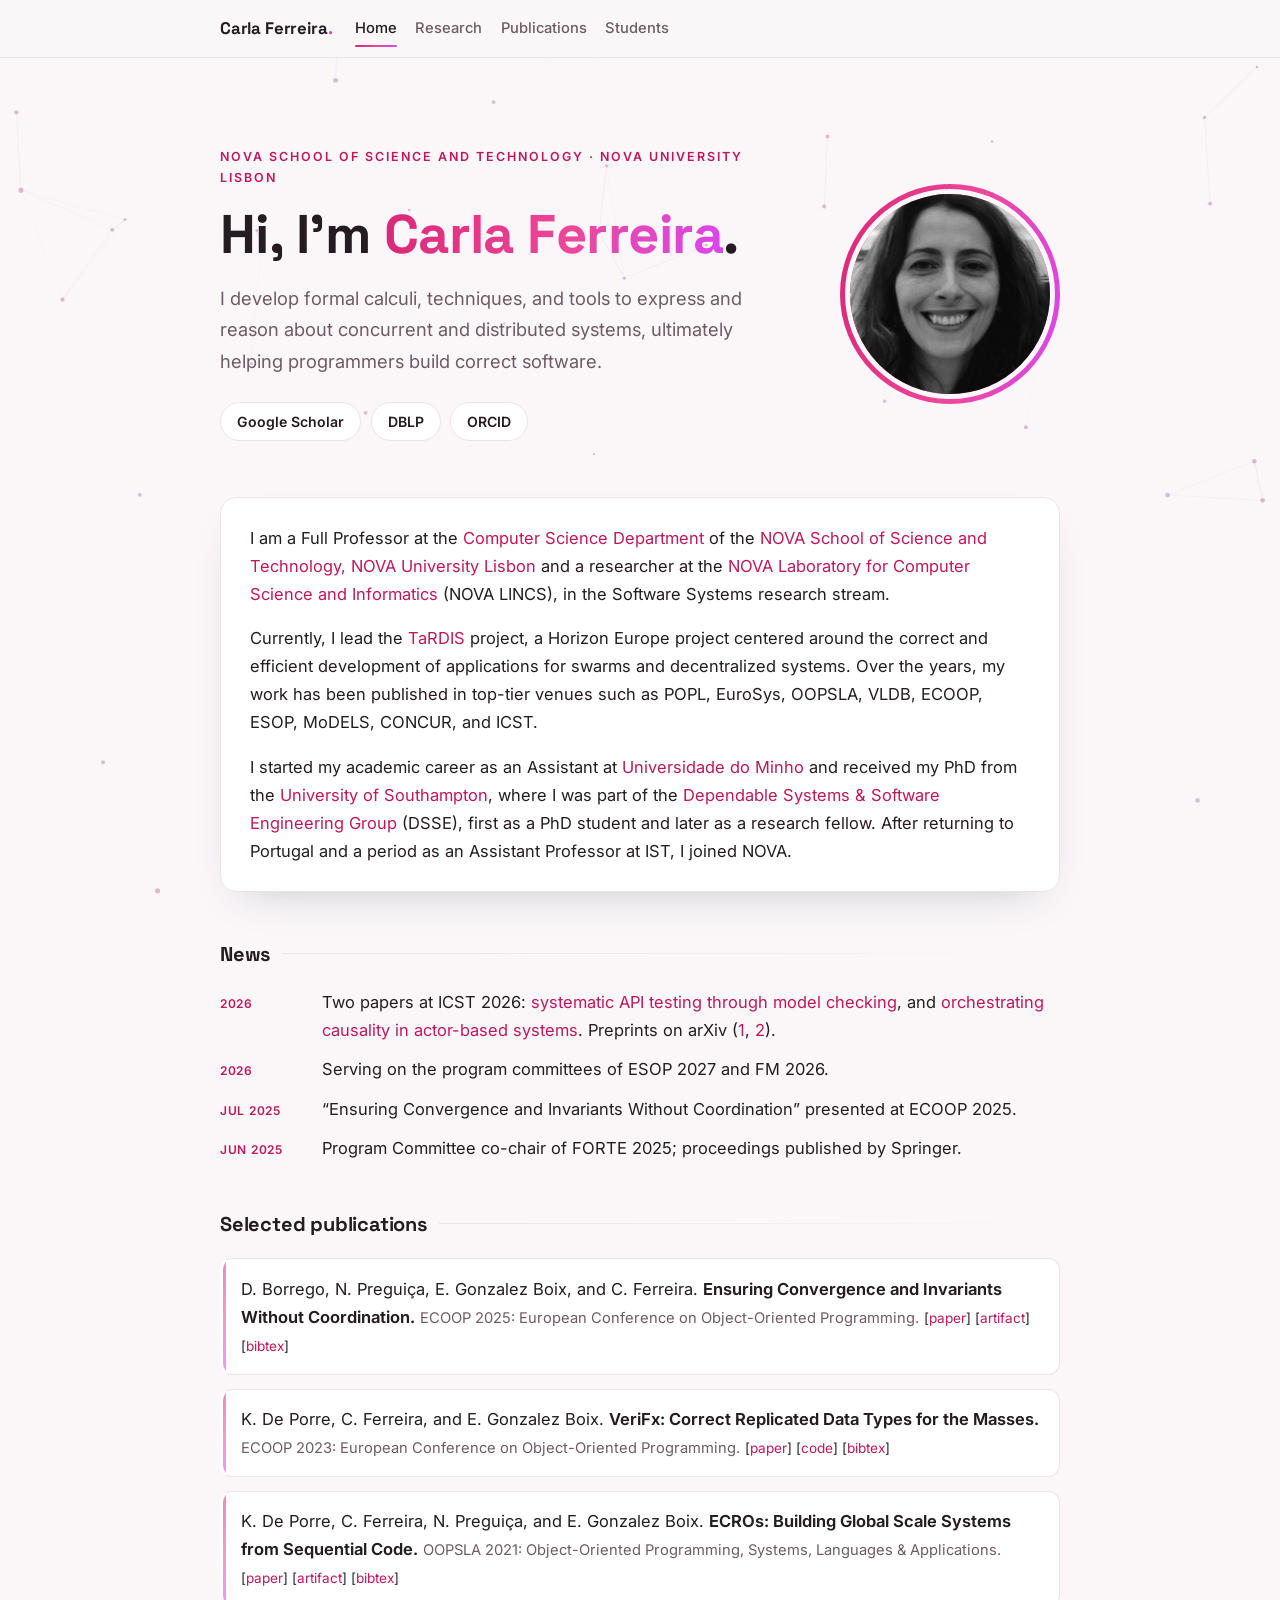
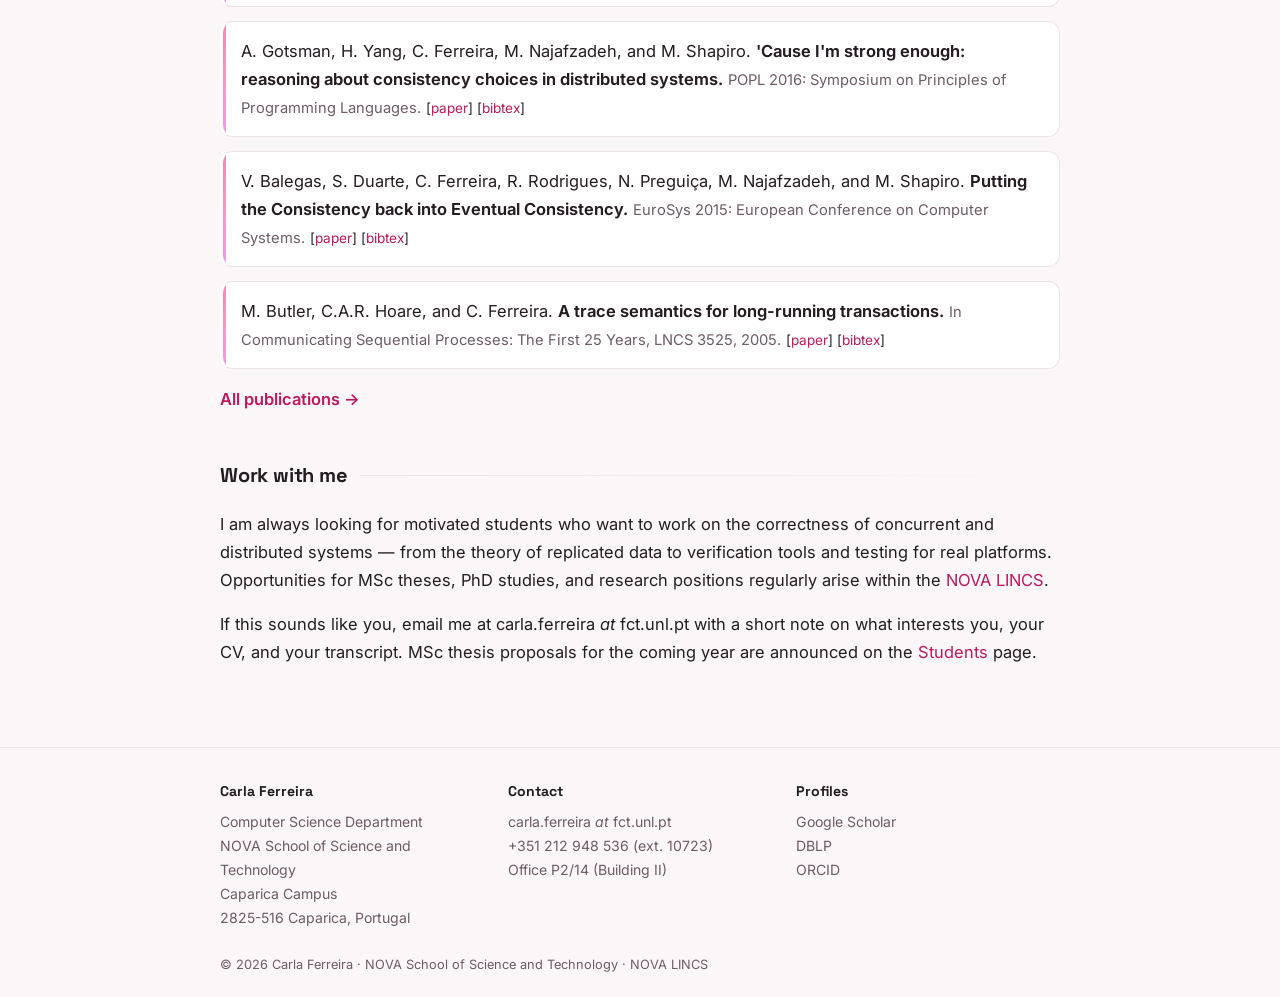
<file: index.html>
<!DOCTYPE html>
<html lang="en">

<head>
  <meta charset="utf-8">
  <meta name="viewport" content="width=device-width, initial-scale=1">
  <title>Carla Ferreira</title>
  <meta name="description"
    content="Carla Ferreira — Full Professor at the Computer Science Department, NOVA School of Science and Technology, NOVA University Lisbon, and researcher at NOVA LINCS.">
  <link rel="preconnect" href="https://fonts.googleapis.com">
  <link rel="preconnect" href="https://fonts.gstatic.com" crossorigin>
  <link
    href="https://fonts.googleapis.com/css2?family=Inter:wght@400;500;600;700&family=Space+Grotesk:wght@500;700&display=swap"
    rel="stylesheet">
  <link rel="canonical" href="https://carlaferreira.github.io/">
  <meta property="og:type" content="website">
  <meta property="og:site_name" content="Carla Ferreira">
  <meta property="og:title" content="Carla Ferreira">
  <meta property="og:description"
    content="Carla Ferreira — Full Professor at the Computer Science Department, NOVA School of Science and Technology, NOVA University Lisbon, and researcher at NOVA LINCS.">
  <meta property="og:url" content="https://carlaferreira.github.io/">
  <meta property="og:image" content="https://carlaferreira.github.io/assets/cf.jpg">
  <meta name="twitter:card" content="summary">
  <link rel="stylesheet" href="style.css">
  <script type="application/ld+json">
  {
    "@context": "https://schema.org",
    "@type": "Person",
    "name": "Carla Ferreira",
    "givenName": "Carla",
    "familyName": "Ferreira",
    "jobTitle": "Full Professor",
    "url": "https://carlaferreira.github.io/",
    "image": "https://carlaferreira.github.io/assets/cf.jpg",
    "affiliation": {
      "@type": "Organization",
      "name": "NOVA School of Science and Technology, NOVA University Lisbon",
      "url": "https://www.fct.unl.pt/"
    },
    "worksFor": {
      "@type": "Organization",
      "name": "NOVA LINCS",
      "url": "https://nova-lincs.di.fct.unl.pt/"
    },
    "knowsAbout": ["Distributed systems", "Replicated data types", "Formal verification",
      "Concurrency theory", "Low-code development"],
    "sameAs": [
      "https://scholar.google.com/citations?user=l7GG8NoAAAAJ",
      "https://dblp.org/pid/13/5457.html",
      "https://orcid.org/0000-0003-3680-7634"
    ]
  }
  </script>
</head>

<body>
  <canvas id="net" aria-hidden="true"></canvas>
  <header>
    <div class="header-inner">
      <a class="site-title" href="index.html">Carla Ferreira<span class="dot">.</span></a>
      <nav>
        <a href="index.html" class="current">Home</a>
        <a href="research.html">Research</a>
        <a href="publications.html">Publications</a>
        <a href="students.html">Students</a>
      </nav>
    </div>
  </header>

  <main>
    <section class="hero">
      <div class="hero-text">
        <p class="kicker">NOVA School of Science and Technology · NOVA University Lisbon</p>
        <h1>Hi, I'm <span class="grad">Carla Ferreira</span>.</h1>
        <p class="lead">I develop formal calculi, techniques, and tools to express and
          reason about concurrent and distributed systems, ultimately helping
          programmers build correct software.</p>
        <div class="links-row">
          <a href="https://scholar.google.com/citations?hl=en&amp;user=l7GG8NoAAAAJ">Google Scholar</a>
          <a href="https://dblp.org/pid/13/5457.html">DBLP</a>
          <a href="https://orcid.org/0000-0003-3680-7634">ORCID</a>
        </div>
      </div>
      <div class="portrait-wrap">
        <img class="portrait" src="assets/cf.jpg" alt="Portrait of Carla Ferreira">
      </div>
    </section>

    <section class="bio">
      <p>I am a Full Professor at the
        <a href="https://www.di.fct.unl.pt/">Computer Science Department</a> of the
        <a href="https://www.fct.unl.pt/">NOVA School of Science and Technology, NOVA University Lisbon</a> and a
        researcher at the
        <a href="https://nova-lincs.di.fct.unl.pt/">NOVA Laboratory for Computer Science and Informatics</a>
        (NOVA LINCS), in the Software Systems research stream.
      </p>
      <p>Currently, I lead the <a href="https://www.project-tardis.eu">TaRDIS</a> project,
        a Horizon Europe project centered around the correct and efficient development of
        applications for swarms and decentralized systems. Over the years, my work has been
        published in top-tier venues such as POPL, EuroSys, OOPSLA, VLDB, ECOOP, ESOP,
        MoDELS, CONCUR, and ICST.</p>
      <p>I started my academic career as an Assistant at
        <a href="https://www.uminho.pt/">Universidade do Minho</a> and received my PhD from the
        <a href="https://www.soton.ac.uk/">University of Southampton</a>, where I was part of the
        <a href="https://www.southampton.ac.uk/research/groups/cyber-physical-systems">Dependable Systems &amp; Software
          Engineering Group</a>
        (DSSE), first as a PhD student and later as a research fellow. After returning to
        Portugal and a period as an Assistant Professor at IST, I joined NOVA.
      </p>
    </section>

    <section>
      <h2>News</h2>
      <ul class="news">
        <li><span class="news-date">2026</span>
          <span>Two papers at ICST 2026:
            <a href="https://doi.org/10.1109/ICST69053.2026.00060">systematic API testing through
              model checking</a>, and
            <a href="https://doi.org/10.1109/ICST69053.2026.00065">orchestrating causality in
              actor-based systems</a>. Preprints on arXiv
            (<a href="https://arxiv.org/abs/2604.08633">1</a>,
            <a href="https://arxiv.org/abs/2603.17909">2</a>).</span>
        </li>
        <li><span class="news-date">2026</span>
          <span>Serving on the program committees of ESOP 2027 and FM 2026.</span>
        </li>
        <li><span class="news-date">Jul 2025</span>
          <span>“Ensuring Convergence and Invariants Without Coordination” presented at
            ECOOP 2025.</span>
        </li>
        <li><span class="news-date">Jun 2025</span>
          <span>Program Committee co-chair of FORTE 2025; proceedings published by
            Springer.</span>
        </li>
      </ul>
    </section>

    <section>
      <h2>Selected publications</h2>
      <ul class="pubs">
        <li>D. Borrego, N. Preguiça, E. Gonzalez Boix, and C. Ferreira.
          <span class="title">Ensuring Convergence and Invariants Without Coordination.</span>
          <span class="venue">ECOOP 2025: European Conference on Object-Oriented Programming.</span>
          <span class="pub-links">[<a href="https://doi.org/10.4230/LIPIcs.ECOOP.2025.4">paper</a>] [<a
              href="https://doi.org/10.4230/DARTS.11.2.1">artifact</a>] [<a
              href="bibtex/Borrego25.bib">bibtex</a>]</span>
        </li>
        <li>K. De Porre, C. Ferreira, and E. Gonzalez Boix.
          <span class="title">VeriFx: Correct Replicated Data Types for the Masses.</span>
          <span class="venue">ECOOP 2023: European Conference on Object-Oriented Programming.</span>
          <span class="pub-links">[<a href="https://doi.org/10.4230/LIPIcs.ECOOP.2023.9">paper</a>] [<a
              href="https://github.com/verifx-prover/verifx">code</a>] [<a
              href="bibtex/Porre0B23.bib">bibtex</a>]</span>
        </li>
        <li>K. De Porre, C. Ferreira, N. Preguiça, and E. Gonzalez Boix.
          <span class="title">ECROs: Building Global Scale Systems from Sequential Code.</span>
          <span class="venue">OOPSLA 2021: Object-Oriented Programming, Systems, Languages &amp; Applications.</span>
          <span class="pub-links">[<a href="https://doi.org/10.1145/3485484">paper</a>] [<a
              href="https://doi.org/10.5281/zenodo.5510036">artifact</a>] [<a
              href="bibtex/PorreFPB21.bib">bibtex</a>]</span>
        </li>
        <li>A. Gotsman, H. Yang, C. Ferreira, M. Najafzadeh, and M. Shapiro.
          <span class="title">'Cause I'm strong enough: reasoning about consistency choices in distributed
            systems.</span>
          <span class="venue">POPL 2016: Symposium on Principles of Programming Languages.</span>
          <span class="pub-links">[<a href="https://doi.org/10.1145/2914770.2837625">paper</a>] [<a
              href="bibtex/GotsmanYFNS16.bib">bibtex</a>]</span>
        </li>
        <li>V. Balegas, S. Duarte, C. Ferreira, R. Rodrigues, N. Preguiça, M. Najafzadeh, and M. Shapiro.
          <span class="title">Putting the Consistency back into Eventual Consistency.</span>
          <span class="venue">EuroSys 2015: European Conference on Computer Systems.</span>
          <span class="pub-links">[<a href="https://dl.acm.org/doi/10.1145/2741948.2741972">paper</a>] [<a
              href="bibtex/Balegas15b.bib">bibtex</a>]</span>
        </li>
        <li>M. Butler, C.A.R. Hoare, and C. Ferreira.
          <span class="title">A trace semantics for long-running transactions.</span>
          <span class="venue">In Communicating Sequential Processes: The First 25 Years, LNCS 3525, 2005.</span>
          <span class="pub-links">[<a href="https://link.springer.com/chapter/10.1007%2F11423348_8">paper</a>] [<a
              href="bibtex/Butler05b.bib">bibtex</a>]</span>
        </li>
      </ul>
      <a class="more-link" href="publications.html">All publications →</a>
    </section>

    <section>
      <h2>Work with me</h2>
      <p>I am always looking for motivated students who want to work on the correctness of
        concurrent and distributed systems — from the theory of replicated data to
        verification tools and testing for real platforms. Opportunities for MSc theses,
        PhD studies, and research positions regularly arise within the
        <a href="https://nova-lincs.di.fct.unl.pt/">NOVA LINCS</a>.
      </p>
      <p>If this sounds like you, email me at carla.ferreira <em>at</em> fct.unl.pt with a
        short note on what interests you, your CV, and your transcript. MSc thesis
        proposals for the coming year are announced on the
        <a href="students.html">Students</a> page.
      </p>
    </section>
  </main>

  <footer>
    <div class="footer-inner">
      <div class="footer-col">
        <strong>Carla Ferreira</strong>
        Computer Science Department<br>
        NOVA School of Science and Technology<br>
        Caparica Campus<br>
        2825-516 Caparica, Portugal
      </div>
      <div class="footer-col">
        <strong>Contact</strong>
        carla.ferreira <em>at</em> fct.unl.pt<br>
        +351 212 948 536 (ext. 10723)<br>
        Office P2/14 (Building II)
      </div>
      <div class="footer-col">
        <strong>Profiles</strong>
        <a href="https://scholar.google.com/citations?hl=en&amp;user=l7GG8NoAAAAJ">Google Scholar</a><br>
        <a href="https://dblp.org/pid/13/5457.html">DBLP</a><br>
        <a href="https://orcid.org/0000-0003-3680-7634">ORCID</a>
      </div>
    </div>
    <div class="footer-base">© 2026 Carla Ferreira · NOVA School of Science and Technology · NOVA LINCS</div>
  </footer>
  <script src="script.js"></script>
</body>

</html>
</file>
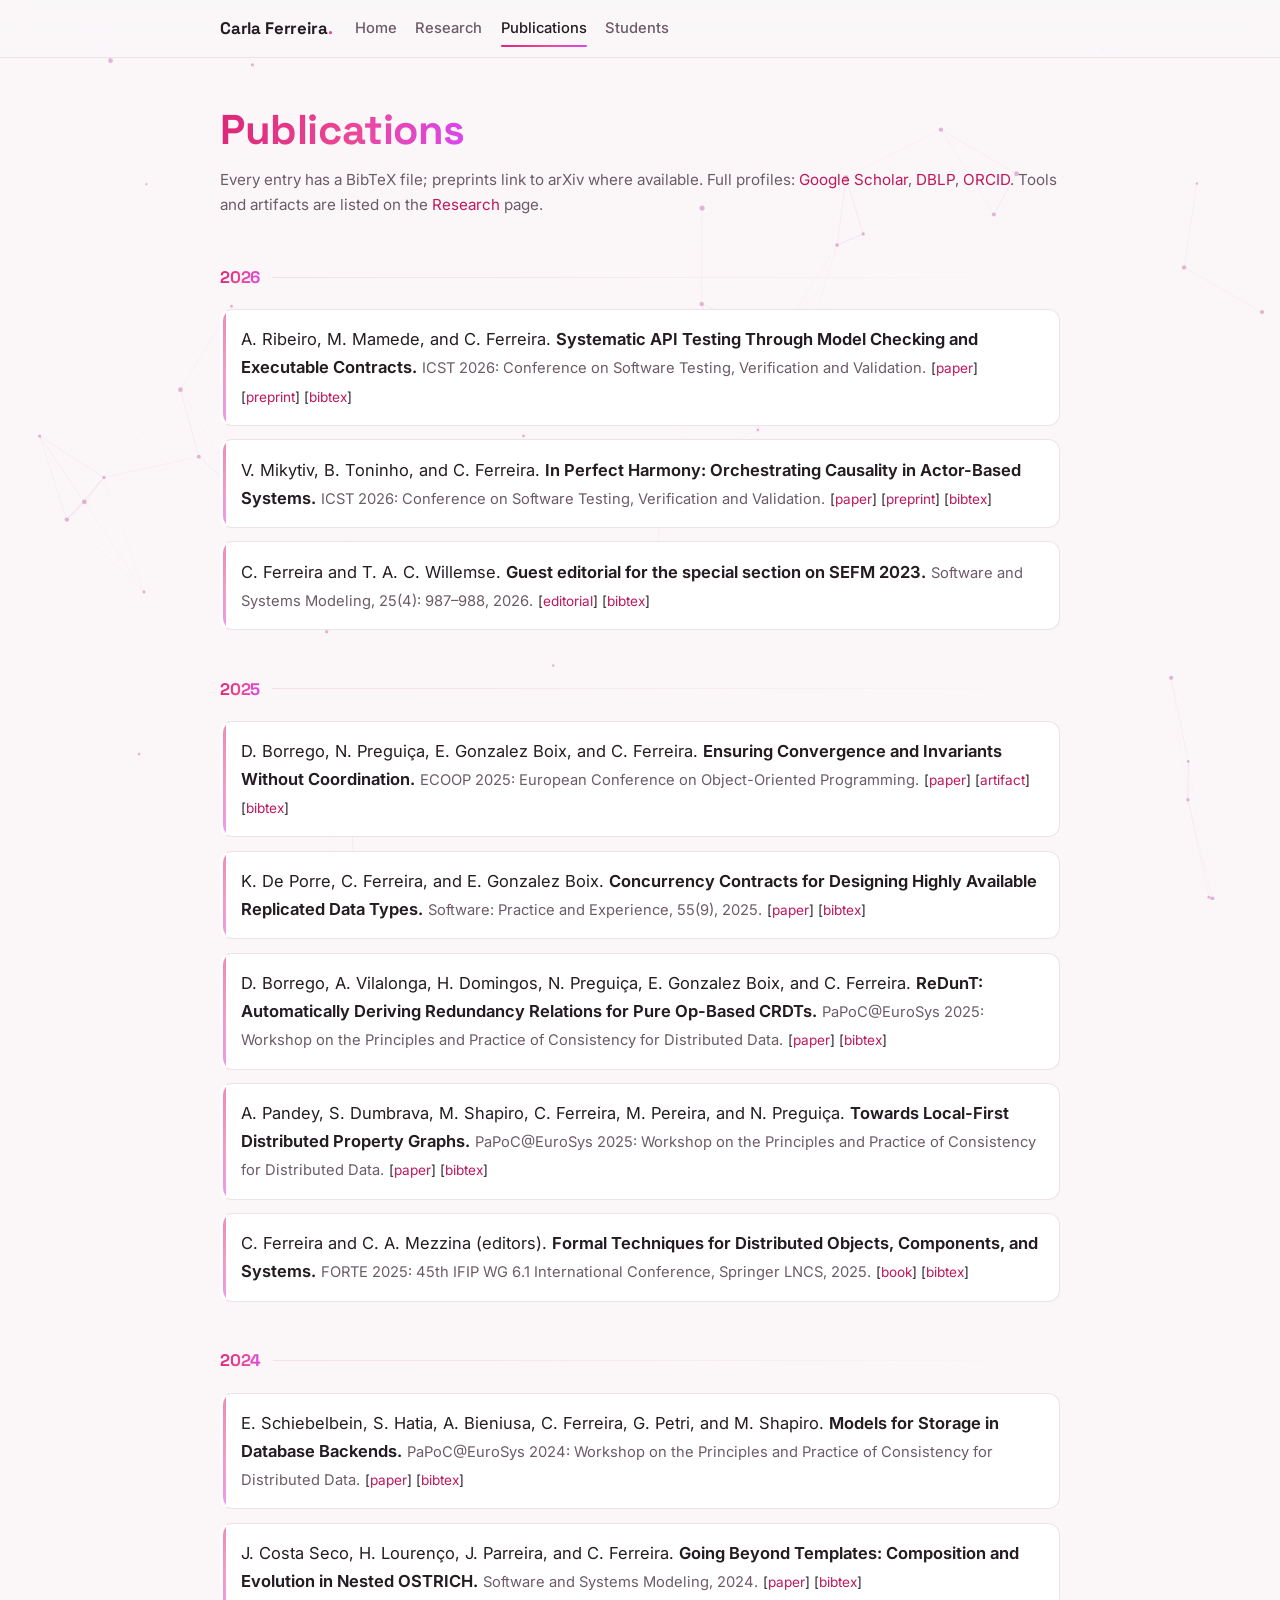
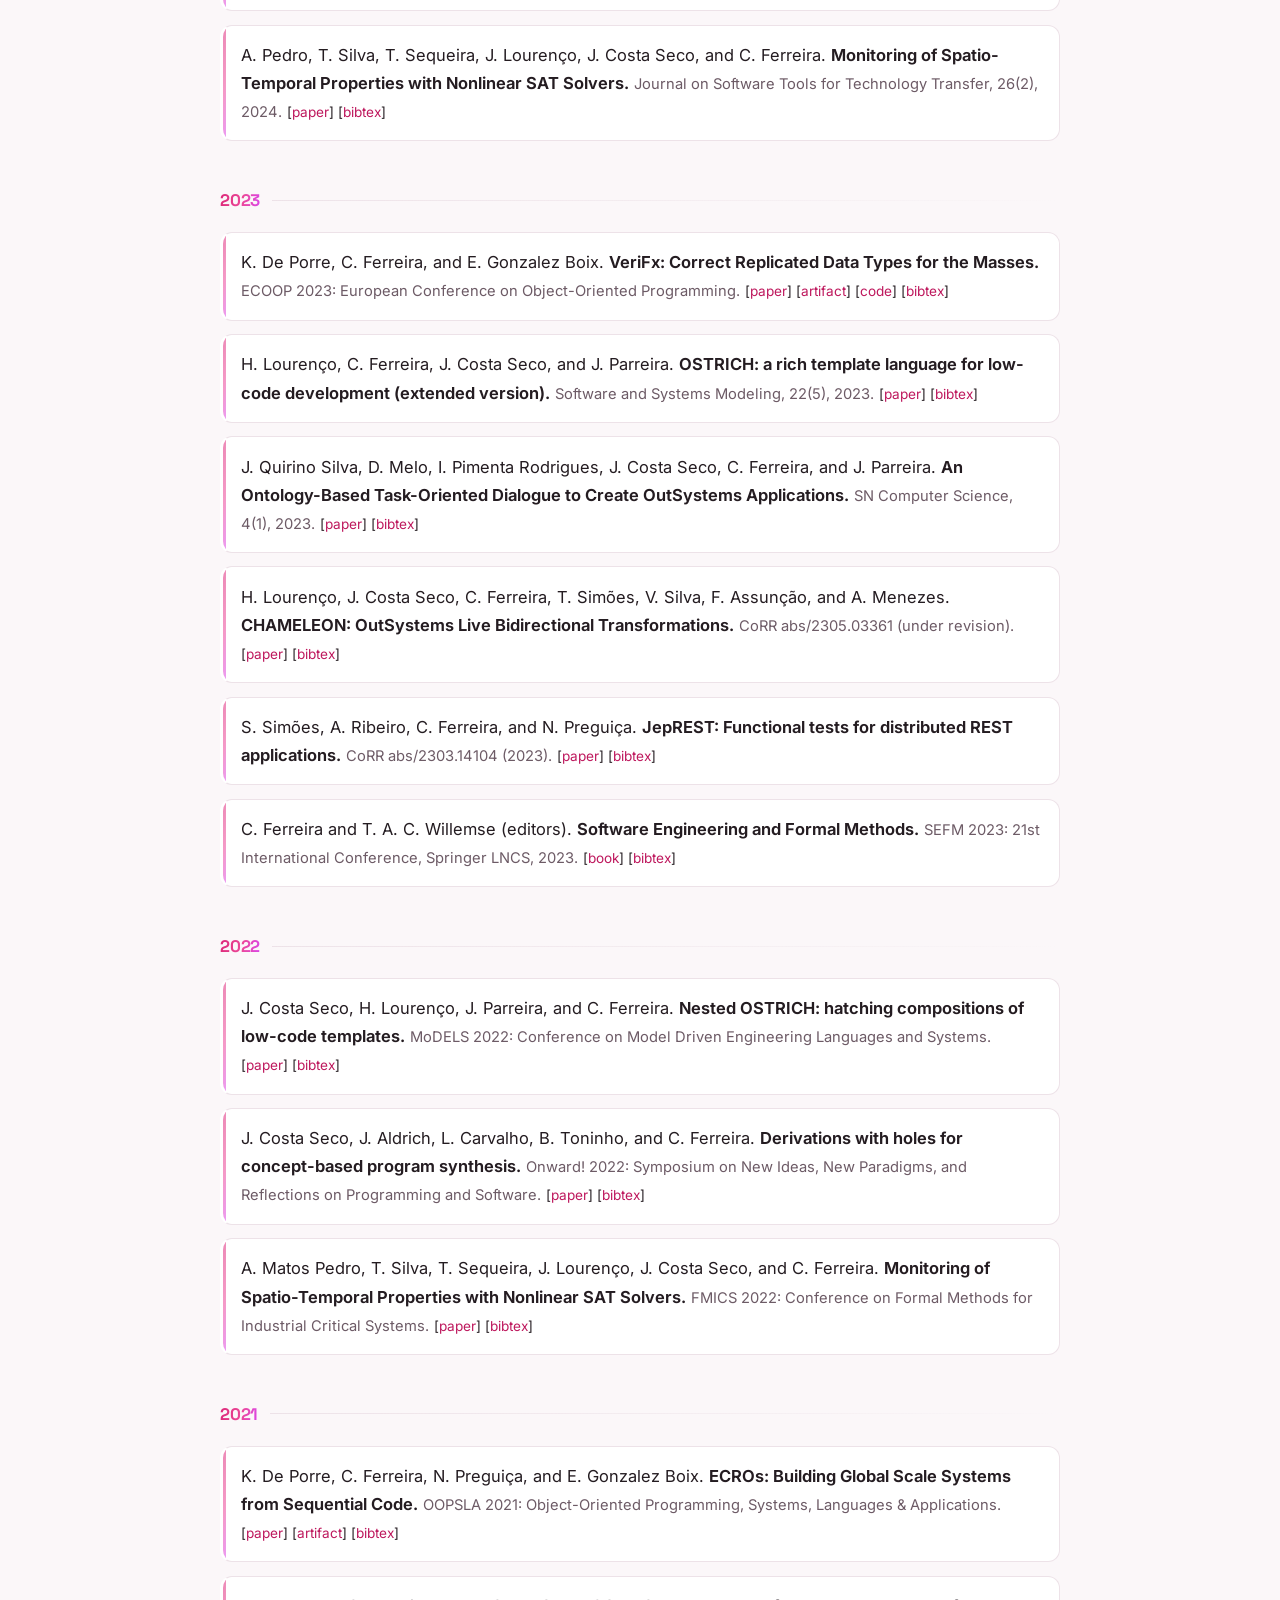
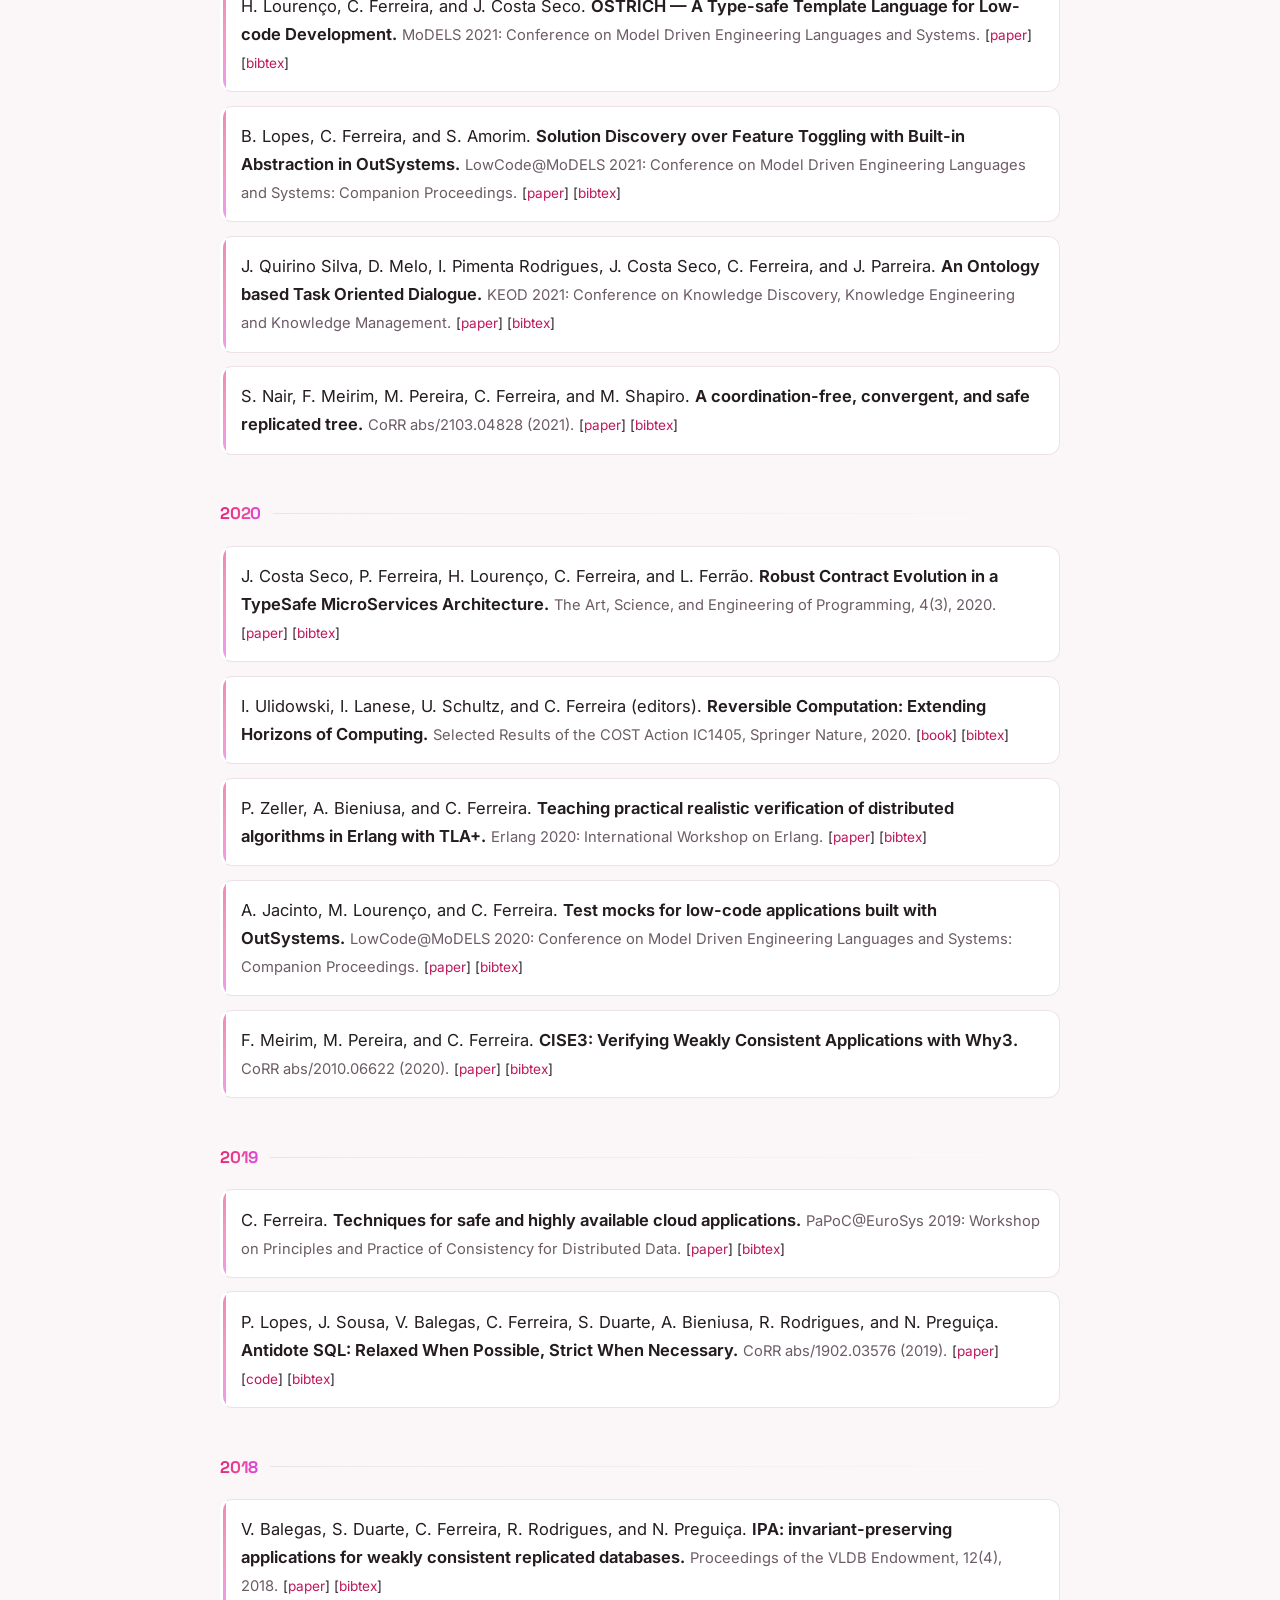
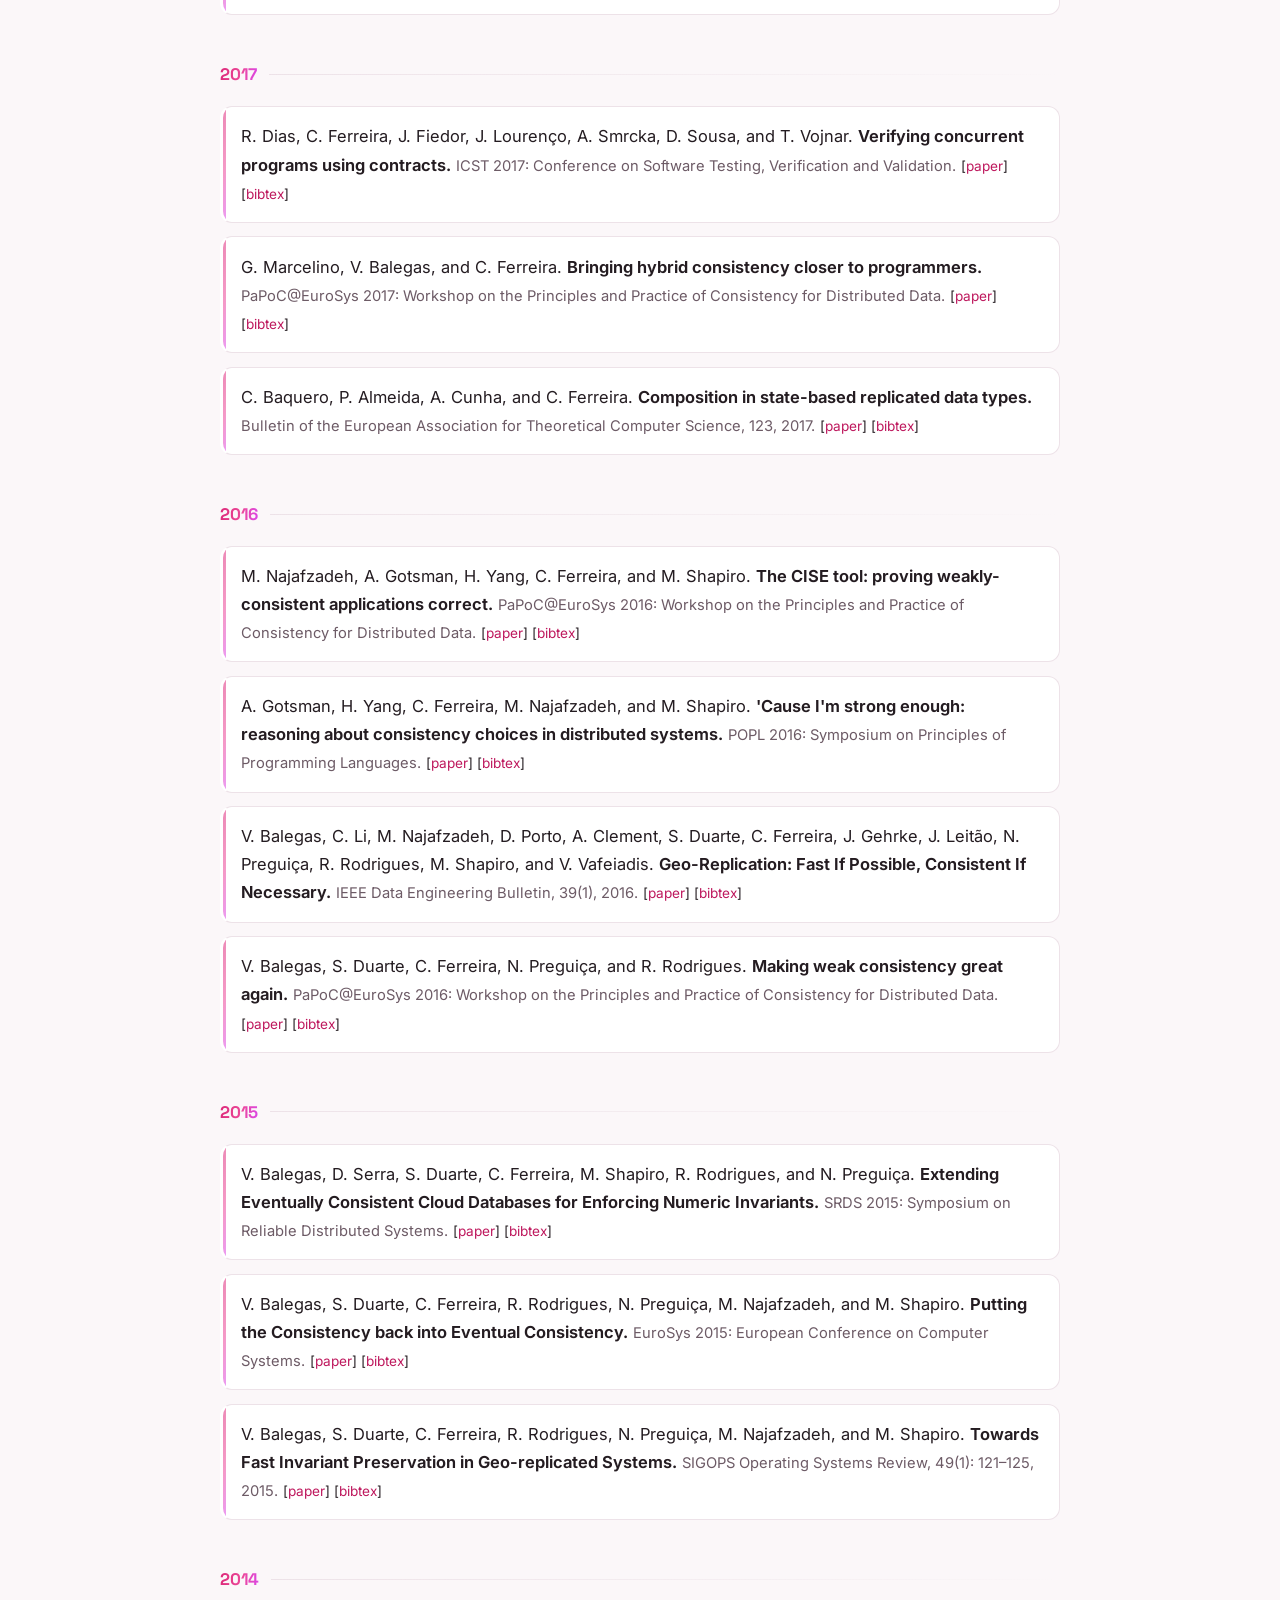
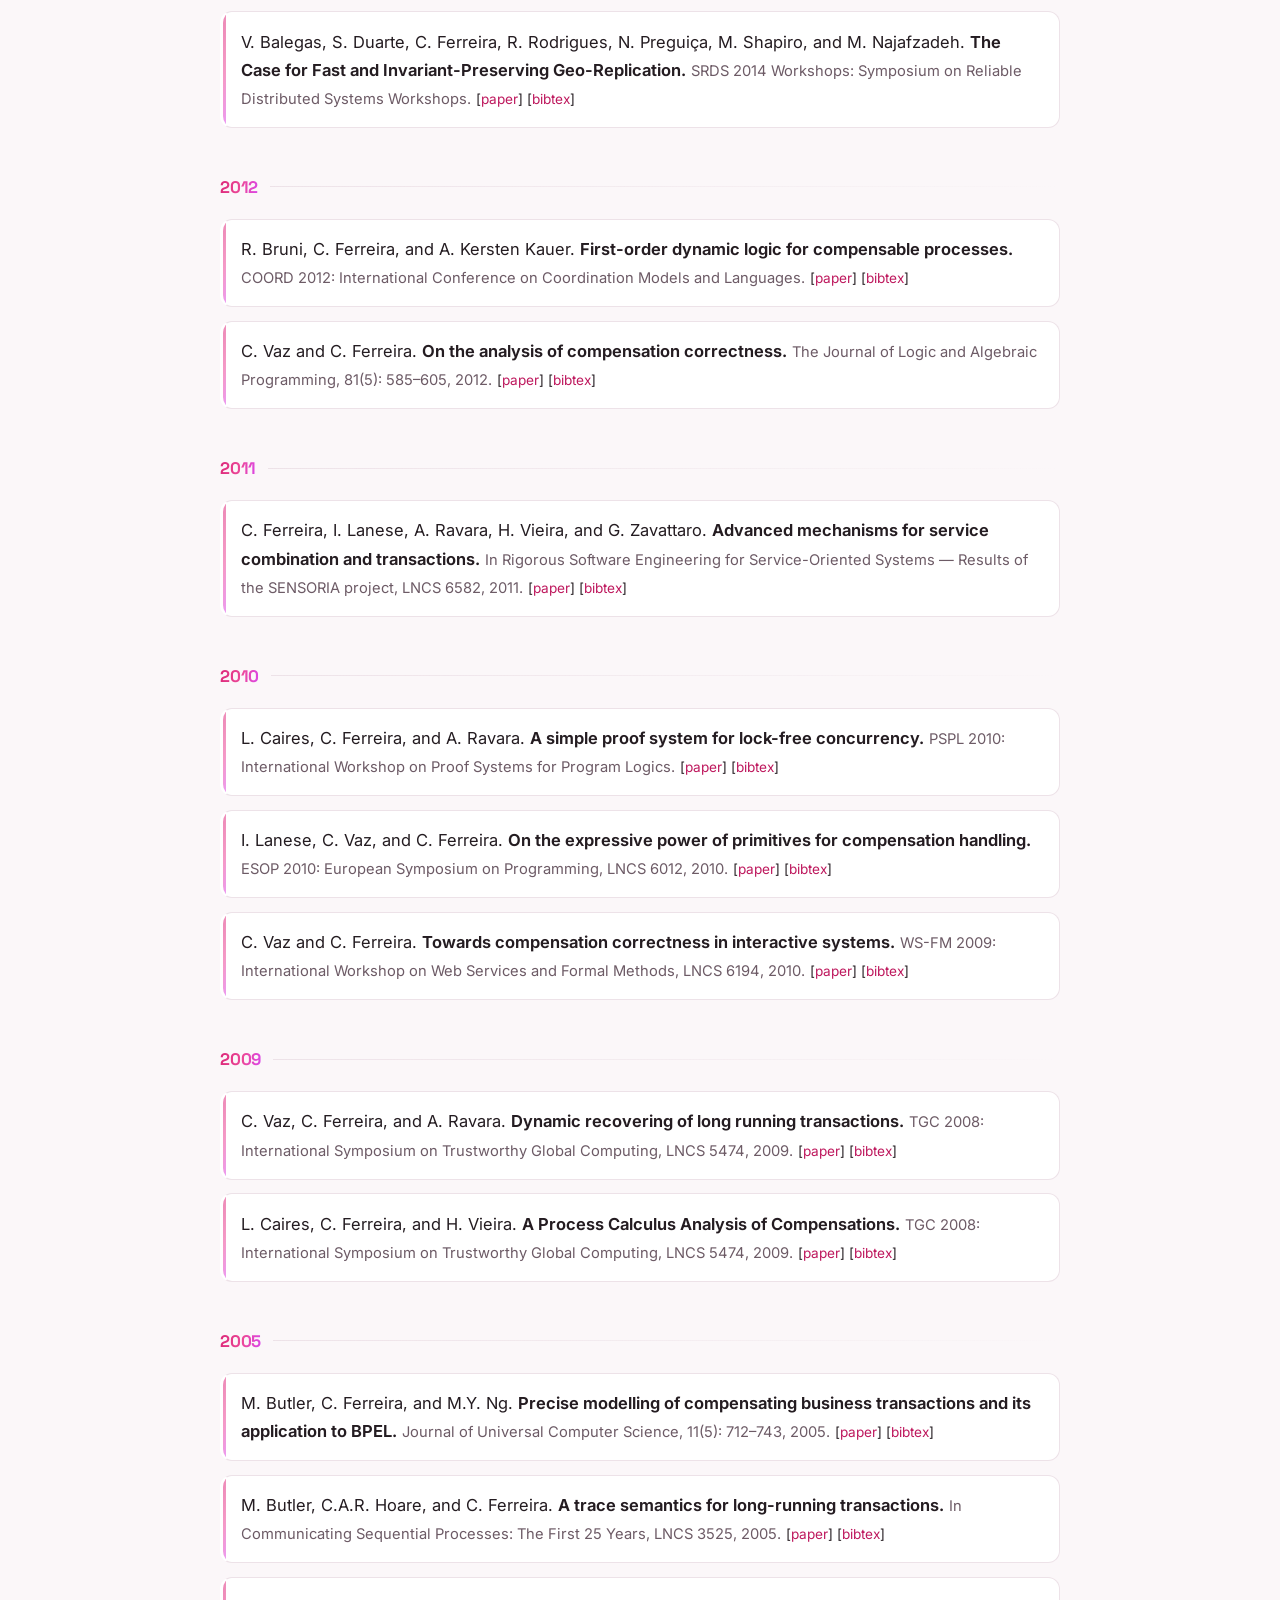
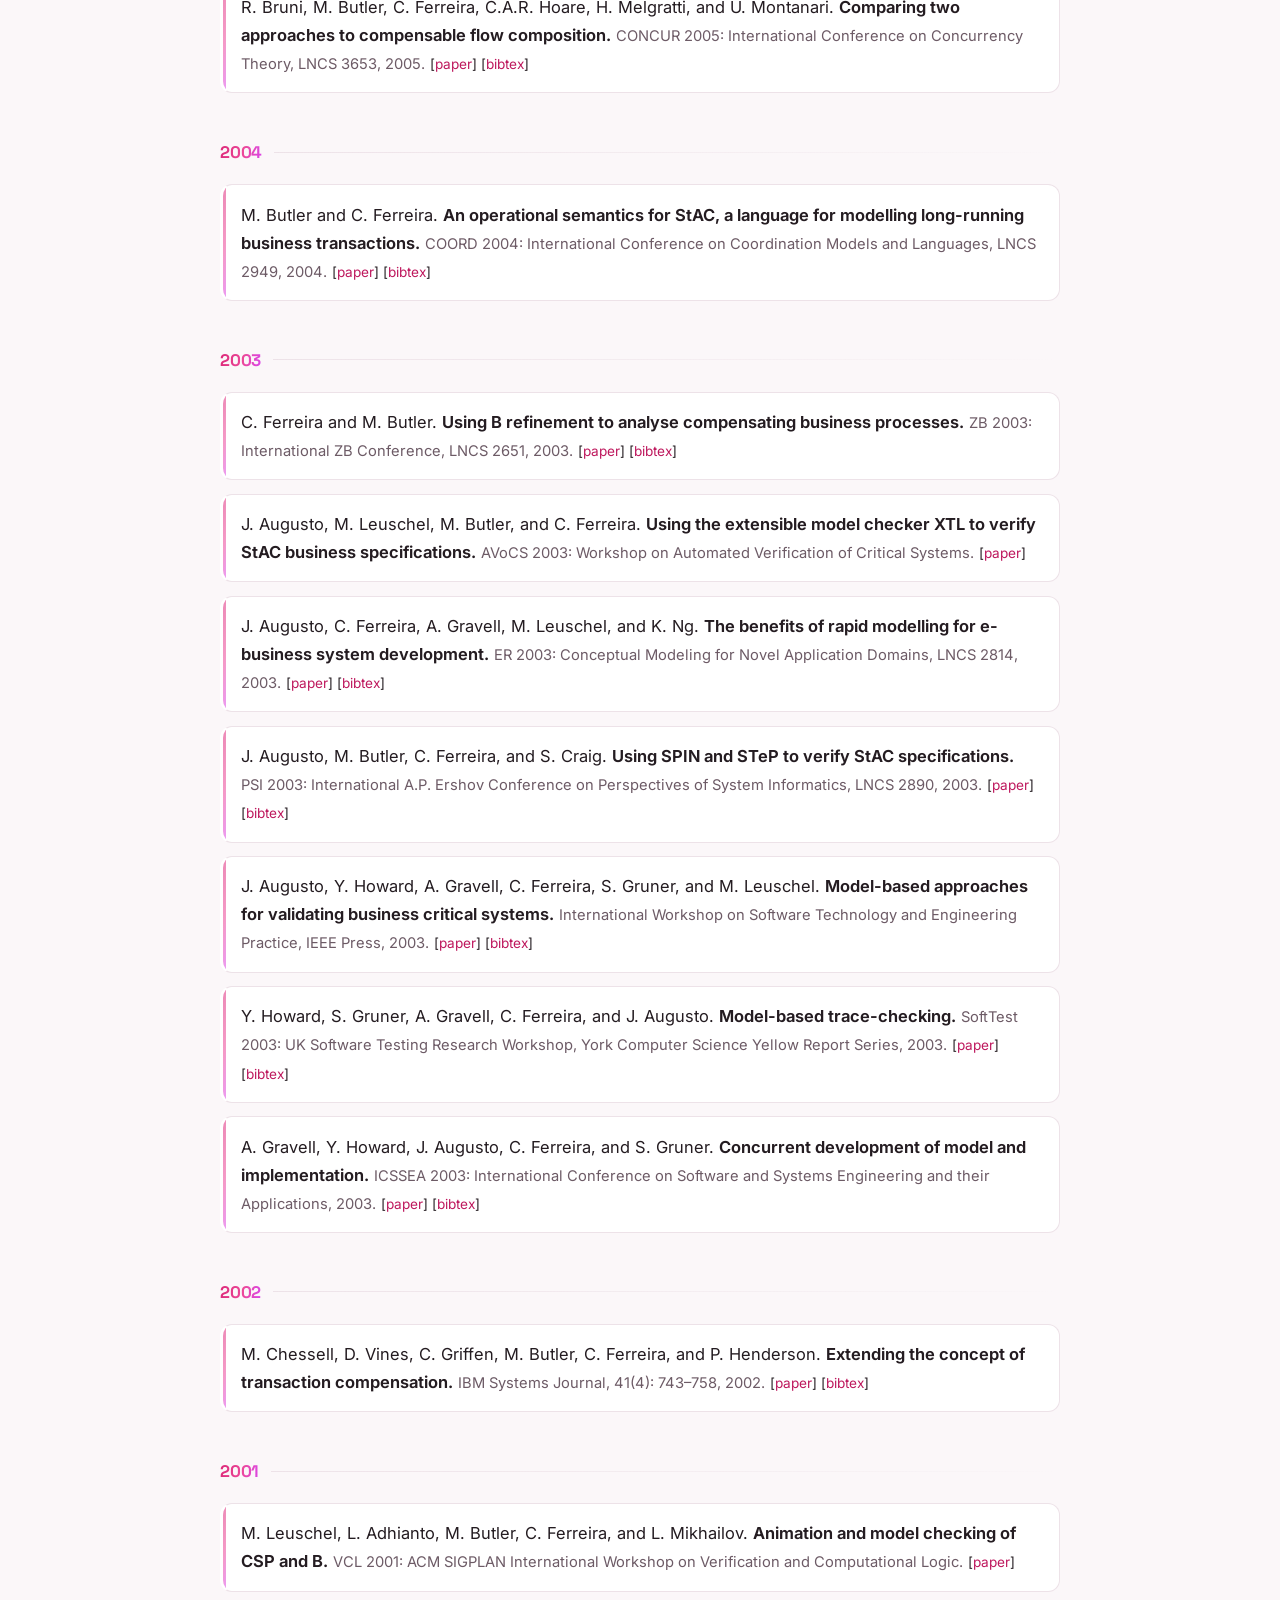
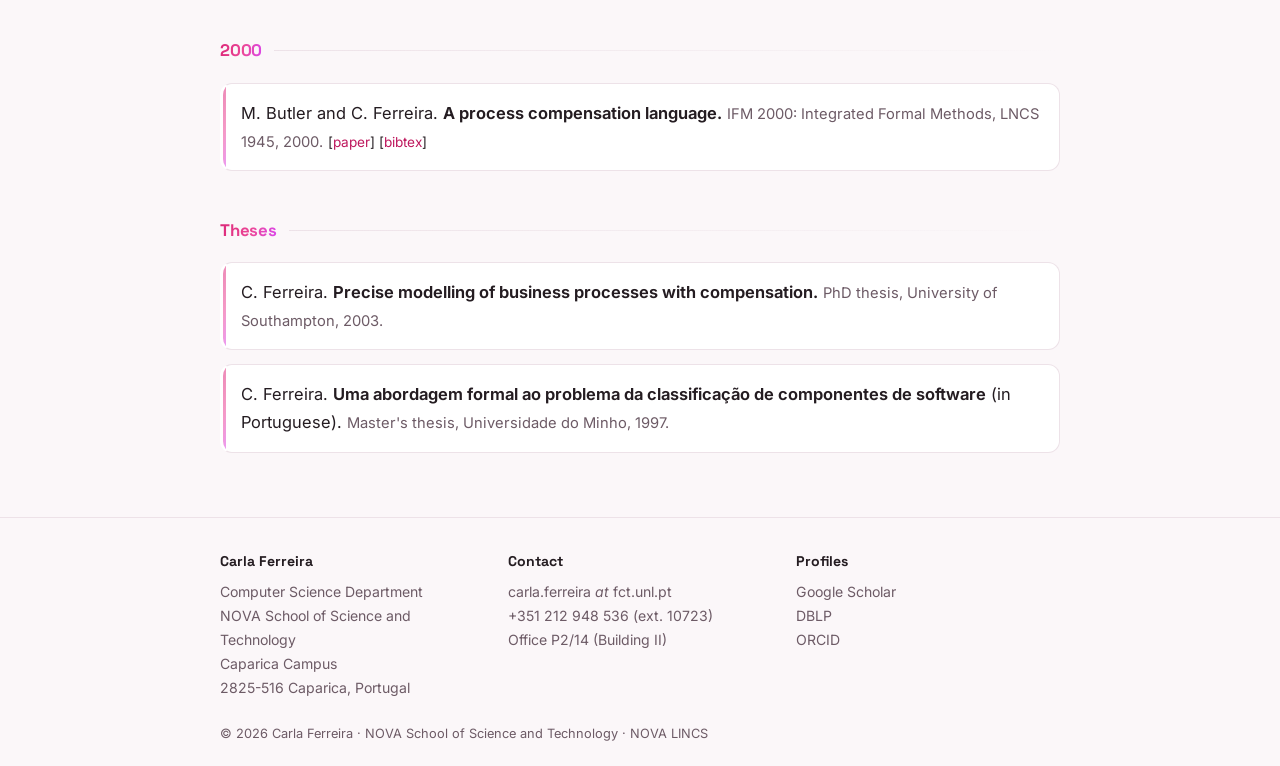
<file: publications.html>
<!DOCTYPE html>
<html lang="en">

<head>
  <meta charset="utf-8">
  <meta name="viewport" content="width=device-width, initial-scale=1">
  <title>Publications — Carla Ferreira</title>
  <link rel="preconnect" href="https://fonts.googleapis.com">
  <link rel="preconnect" href="https://fonts.gstatic.com" crossorigin>
  <link
    href="https://fonts.googleapis.com/css2?family=Inter:wght@400;500;600;700&family=Space+Grotesk:wght@500;700&display=swap"
    rel="stylesheet">
  <meta name="description" content="Publications by Carla Ferreira, from POPL, EuroSys, OOPSLA, VLDB, and ECOOP papers on replicated data and verification to foundational work on long-running transactions.">
  <link rel="canonical" href="https://carlaferreira.github.io/publications.html">
  <meta property="og:type" content="website">
  <meta property="og:site_name" content="Carla Ferreira">
  <meta property="og:title" content="Publications — Carla Ferreira">
  <meta property="og:description" content="Publications by Carla Ferreira, from POPL, EuroSys, OOPSLA, VLDB, and ECOOP papers on replicated data and verification to foundational work on long-running transactions.">
  <meta property="og:url" content="https://carlaferreira.github.io/publications.html">
  <meta property="og:image" content="https://carlaferreira.github.io/assets/cf.jpg">
  <meta name="twitter:card" content="summary">
  <link rel="stylesheet" href="style.css">
</head>

<body>
  <canvas id="net" aria-hidden="true"></canvas>
  <header>
    <div class="header-inner">
      <a class="site-title" href="index.html">Carla Ferreira<span class="dot">.</span></a>
      <nav>
        <a href="index.html">Home</a>
        <a href="research.html">Research</a>
        <a href="publications.html" class="current">Publications</a>
        <a href="students.html">Students</a>
      </nav>
    </div>
  </header>

  <main>
    <h1><span class="grad">Publications</span></h1>
    <p class="pub-intro">Every entry has a BibTeX file; preprints link to arXiv where available.
      Full profiles:
      <a href="https://scholar.google.com/citations?hl=en&amp;user=l7GG8NoAAAAJ">Google Scholar</a>,
      <a href="https://dblp.org/pid/13/5457.html">DBLP</a>,
      <a href="https://orcid.org/0000-0003-3680-7634">ORCID</a>.
      Tools and artifacts are listed on the <a href="research.html#software">Research</a> page.</p>

    <h2><span class="year-chip">2026</span></h2>
    <ul class="pubs">
      <li id="Ribeiro26">A. Ribeiro, M. Mamede, and C. Ferreira.
        <span class="title">Systematic API Testing Through Model Checking and Executable Contracts.</span>
        <span class="venue">ICST 2026: Conference on Software Testing, Verification and Validation.</span>
        <span class="pub-links">[<a href="https://doi.org/10.1109/ICST69053.2026.00060">paper</a>] [<a
            href="https://arxiv.org/abs/2604.08633">preprint</a>] [<a href="bibtex/Ribeiro26.bib">bibtex</a>]</span>
      </li>
      <li id="Mikytiv26">V. Mikytiv, B. Toninho, and C. Ferreira.
        <span class="title">In Perfect Harmony: Orchestrating Causality in Actor-Based Systems.</span>
        <span class="venue">ICST 2026: Conference on Software Testing, Verification and Validation.</span>
        <span class="pub-links">[<a href="https://doi.org/10.1109/ICST69053.2026.00065">paper</a>] [<a
            href="https://arxiv.org/abs/2603.17909">preprint</a>] [<a href="bibtex/Mikytiv26.bib">bibtex</a>]</span>
      </li>
      <li id="FerreiraW26">C. Ferreira and T. A. C. Willemse.
        <span class="title">Guest editorial for the special section on SEFM 2023.</span>
        <span class="venue">Software and Systems Modeling, 25(4): 987–988, 2026.</span>
        <span class="pub-links">[<a href="https://doi.org/10.1007/s10270-026-01408-3">editorial</a>] [<a
            href="bibtex/FerreiraW26.bib">bibtex</a>]</span>
      </li>
    </ul>

    <h2><span class="year-chip">2025</span></h2>
    <ul class="pubs">
      <li id="Borrego25">D. Borrego, N. Preguiça, E. Gonzalez Boix, and C. Ferreira.
        <span class="title">Ensuring Convergence and Invariants Without Coordination.</span>
        <span class="venue">ECOOP 2025: European Conference on Object-Oriented Programming.</span>
        <span class="pub-links">[<a href="https://doi.org/10.4230/LIPIcs.ECOOP.2025.4">paper</a>] [<a
            href="https://doi.org/10.4230/DARTS.11.2.1">artifact</a>] [<a href="bibtex/Borrego25.bib">bibtex</a>]</span>
      </li>
      <li id="Porre25">K. De Porre, C. Ferreira, and E. Gonzalez Boix.
        <span class="title">Concurrency Contracts for Designing Highly Available Replicated Data Types.</span>
        <span class="venue">Software: Practice and Experience, 55(9), 2025.</span>
        <span class="pub-links">[<a href="https://doi.org/10.1002/spe.3430">paper</a>] [<a href="bibtex/Porre25.bib">bibtex</a>]</span>
      </li>
      <li id="Borrego25b">D. Borrego, A. Vilalonga, H. Domingos, N. Preguiça, E. Gonzalez Boix, and C. Ferreira.
        <span class="title">ReDunT: Automatically Deriving Redundancy Relations for Pure Op-Based CRDTs.</span>
        <span class="venue">PaPoC@EuroSys 2025: Workshop on the Principles and Practice of Consistency for Distributed
          Data.</span>
        <span class="pub-links">[<a href="https://doi.org/10.1145/3721473.3722145">paper</a>] [<a href="bibtex/Borrego25b.bib">bibtex</a>]</span>
      </li>
      <li id="Pandey25">A. Pandey, S. Dumbrava, M. Shapiro, C. Ferreira, M. Pereira, and N. Preguiça.
        <span class="title">Towards Local-First Distributed Property Graphs.</span>
        <span class="venue">PaPoC@EuroSys 2025: Workshop on the Principles and Practice of Consistency for Distributed
          Data.</span>
        <span class="pub-links">[<a href="https://doi.org/10.1145/3721473.3722139">paper</a>] [<a href="bibtex/Pandey25.bib">bibtex</a>]</span>
      </li>
      <li id="Ferreira25">C. Ferreira and C. A. Mezzina (editors).
        <span class="title">Formal Techniques for Distributed Objects, Components, and Systems.</span>
        <span class="venue">FORTE 2025: 45th IFIP WG 6.1 International Conference, Springer LNCS, 2025.</span>
        <span class="pub-links">[<a href="https://doi.org/10.1007/978-3-031-95497-9">book</a>] [<a href="bibtex/Ferreira25.bib">bibtex</a>]</span>
      </li>
    </ul>

    <h2><span class="year-chip">2024</span></h2>
    <ul class="pubs">
      <li id="SchiebelbeinHB024">E. Schiebelbein, S. Hatia, A. Bieniusa, C. Ferreira, G. Petri, and M. Shapiro.
        <span class="title">Models for Storage in Database Backends.</span>
        <span class="venue">PaPoC@EuroSys 2024: Workshop on the Principles and Practice of Consistency for Distributed
          Data.</span>
        <span class="pub-links">[<a href="https://doi.org/10.1145/3642976.3653036">paper</a>] [<a
            href="bibtex/SchiebelbeinHB024.bib">bibtex</a>]</span>
      </li>
      <li id="SecoLPF24">J. Costa Seco, H. Lourenço, J. Parreira, and C. Ferreira.
        <span class="title">Going Beyond Templates: Composition and Evolution in Nested OSTRICH.</span>
        <span class="venue">Software and Systems Modeling, 2024.</span>
        <span class="pub-links">[<a href="https://doi.org/10.1007/s10270-024-01178-w">paper</a>] [<a
            href="bibtex/SecoLPF24.bib">bibtex</a>]</span>
      </li>
      <li id="PedroSSLSF24">A. Pedro, T. Silva, T. Sequeira, J. Lourenço, J. Costa Seco, and C. Ferreira.
        <span class="title">Monitoring of Spatio-Temporal Properties with Nonlinear SAT Solvers.</span>
        <span class="venue">Journal on Software Tools for Technology Transfer, 26(2), 2024.</span>
        <span class="pub-links">[<a href="https://doi.org/10.1007/s10009-024-00740-7">paper</a>] [<a
            href="bibtex/PedroSSLSF24.bib">bibtex</a>]</span>
      </li>
    </ul>

    <h2><span class="year-chip">2023</span></h2>
    <ul class="pubs">
      <li id="Porre0B23">K. De Porre, C. Ferreira, and E. Gonzalez Boix.
        <span class="title">VeriFx: Correct Replicated Data Types for the Masses.</span>
        <span class="venue">ECOOP 2023: European Conference on Object-Oriented Programming.</span>
        <span class="pub-links">[<a href="https://doi.org/10.4230/LIPIcs.ECOOP.2023.9">paper</a>] [<a
            href="https://doi.org/10.4230/DARTS.9.2.19">artifact</a>] [<a
            href="https://github.com/verifx-prover/verifx">code</a>] [<a href="bibtex/Porre0B23.bib">bibtex</a>]</span>
      </li>
      <li id="LourencoFSP23">H. Lourenço, C. Ferreira, J. Costa Seco, and J. Parreira.
        <span class="title">OSTRICH: a rich template language for low-code development (extended version).</span>
        <span class="venue">Software and Systems Modeling, 22(5), 2023.</span>
        <span class="pub-links">[<a href="https://doi.org/10.1007/s10270-022-01066-1">paper</a>] [<a
            href="bibtex/LourencoFSP23.bib">bibtex</a>]</span>
      </li>
      <li id="SilvaMRSFP23">J. Quirino Silva, D. Melo, I. Pimenta Rodrigues, J. Costa Seco, C. Ferreira, and J. Parreira.
        <span class="title">An Ontology-Based Task-Oriented Dialogue to Create OutSystems Applications.</span>
        <span class="venue">SN Computer Science, 4(1), 2023.</span>
        <span class="pub-links">[<a href="https://doi.org/10.1007/s42979-022-01418-0">paper</a>] [<a
            href="bibtex/SilvaMRSFP23.bib">bibtex</a>]</span>
      </li>
      <li id="Lourenco23">H. Lourenço, J. Costa Seco, C. Ferreira, T. Simões, V. Silva, F. Assunção, and A. Menezes.
        <span class="title">CHAMELEON: OutSystems Live Bidirectional Transformations.</span>
        <span class="venue">CoRR abs/2305.03361 (under revision).</span>
        <span class="pub-links">[<a href="https://arxiv.org/abs/2305.03361">paper</a>] [<a href="bibtex/Lourenco23.bib">bibtex</a>]</span>
      </li>
      <li id="Simoes23">S. Simões, A. Ribeiro, C. Ferreira, and N. Preguiça.
        <span class="title">JepREST: Functional tests for distributed REST applications.</span>
        <span class="venue">CoRR abs/2303.14104 (2023).</span>
        <span class="pub-links">[<a href="https://doi.org/10.48550/arXiv.2303.14104">paper</a>] [<a href="bibtex/Simoes23.bib">bibtex</a>]</span>
      </li>
      <li id="Ferreira23">C. Ferreira and T. A. C. Willemse (editors).
        <span class="title">Software Engineering and Formal Methods.</span>
        <span class="venue">SEFM 2023: 21st International Conference, Springer LNCS, 2023.</span>
        <span class="pub-links">[<a href="https://doi.org/10.1007/978-3-031-47115-5">book</a>] [<a href="bibtex/Ferreira23.bib">bibtex</a>]</span>
      </li>
    </ul>

    <h2><span class="year-chip">2022</span></h2>
    <ul class="pubs">
      <li id="SecoLP022">J. Costa Seco, H. Lourenço, J. Parreira, and C. Ferreira.
        <span class="title">Nested OSTRICH: hatching compositions of low-code templates.</span>
        <span class="venue">MoDELS 2022: Conference on Model Driven Engineering Languages and Systems.</span>
        <span class="pub-links">[<a href="https://doi.org/10.1145/3550355.3552442">paper</a>] [<a
            href="bibtex/SecoLP022.bib">bibtex</a>]</span>
      </li>
      <li id="SecoACT022">J. Costa Seco, J. Aldrich, L. Carvalho, B. Toninho, and C. Ferreira.
        <span class="title">Derivations with holes for concept-based program synthesis.</span>
        <span class="venue">Onward! 2022: Symposium on New Ideas, New Paradigms, and Reflections on Programming and
          Software.</span>
        <span class="pub-links">[<a href="https://doi.org/10.1145/3563835.3567658">paper</a>] [<a
            href="bibtex/SecoACT022.bib">bibtex</a>]</span>
      </li>
      <li id="PedroSSLSF22">A. Matos Pedro, T. Silva, T. Sequeira, J. Lourenço, J. Costa Seco, and C. Ferreira.
        <span class="title">Monitoring of Spatio-Temporal Properties with Nonlinear SAT Solvers.</span>
        <span class="venue">FMICS 2022: Conference on Formal Methods for Industrial Critical Systems.</span>
        <span class="pub-links">[<a href="https://doi.org/10.1007/978-3-031-15008-1_11">paper</a>] [<a
            href="bibtex/PedroSSLSF22.bib">bibtex</a>]</span>
      </li>
    </ul>

    <h2><span class="year-chip">2021</span></h2>
    <ul class="pubs">
      <li id="PorreFPB21">K. De Porre, C. Ferreira, N. Preguiça, and E. Gonzalez Boix.
        <span class="title">ECROs: Building Global Scale Systems from Sequential Code.</span>
        <span class="venue">OOPSLA 2021: Object-Oriented Programming, Systems, Languages &amp; Applications.</span>
        <span class="pub-links">[<a href="https://doi.org/10.1145/3485484">paper</a>] [<a
            href="https://doi.org/10.5281/zenodo.5510036">artifact</a>] [<a
            href="bibtex/PorreFPB21.bib">bibtex</a>]</span>
      </li>
      <li id="LourencoFS21">H. Lourenço, C. Ferreira, and J. Costa Seco.
        <span class="title">OSTRICH — A Type-safe Template Language for Low-code Development.</span>
        <span class="venue">MoDELS 2021: Conference on Model Driven Engineering Languages and Systems.</span>
        <span class="pub-links">[<a href="https://doi.org/10.1109/MODELS50736.2021.00030">paper</a>] [<a
            href="bibtex/LourencoFS21.bib">bibtex</a>]</span>
      </li>
      <li id="LopesAF21">B. Lopes, C. Ferreira, and S. Amorim.
        <span class="title">Solution Discovery over Feature Toggling with Built-in Abstraction in OutSystems.</span>
        <span class="venue">LowCode@MoDELS 2021: Conference on Model Driven Engineering Languages and Systems: Companion
          Proceedings.</span>
        <span class="pub-links">[<a href="https://doi.org/10.1109/MODELS-C53483.2021.00015">paper</a>] [<a
            href="bibtex/LopesAF21.bib">bibtex</a>]</span>
      </li>
      <li id="SilvaMRS0P21">J. Quirino Silva, D. Melo, I. Pimenta Rodrigues, J. Costa Seco, C. Ferreira, and J. Parreira.
        <span class="title">An Ontology based Task Oriented Dialogue.</span>
        <span class="venue">KEOD 2021: Conference on Knowledge Discovery, Knowledge Engineering and Knowledge
          Management.</span>
        <span class="pub-links">[<a href="https://doi.org/10.5220/0010711900003064">paper</a>] [<a
            href="bibtex/SilvaMRS0P21.bib">bibtex</a>]</span>
      </li>
      <li id="Nair21">S. Nair, F. Meirim, M. Pereira, C. Ferreira, and M. Shapiro.
        <span class="title">A coordination-free, convergent, and safe replicated tree.</span>
        <span class="venue">CoRR abs/2103.04828 (2021).</span>
        <span class="pub-links">[<a href="https://arxiv.org/abs/2103.04828">paper</a>] [<a href="bibtex/Nair21.bib">bibtex</a>]</span>
      </li>
    </ul>

    <h2><span class="year-chip">2020</span></h2>
    <ul class="pubs">
      <li id="SecoFLFF20">J. Costa Seco, P. Ferreira, H. Lourenço, C. Ferreira, and L. Ferrão.
        <span class="title">Robust Contract Evolution in a TypeSafe MicroServices Architecture.</span>
        <span class="venue">The Art, Science, and Engineering of Programming, 4(3), 2020.</span>
        <span class="pub-links">[<a href="https://doi.org/10.22152/programming-journal.org/2020/4/10">paper</a>] [<a
            href="bibtex/SecoFLFF20.bib">bibtex</a>]</span>
      </li>
      <li id="Ulidowski20">I. Ulidowski, I. Lanese, U. Schultz, and C. Ferreira (editors).
        <span class="title">Reversible Computation: Extending Horizons of Computing.</span>
        <span class="venue">Selected Results of the COST Action IC1405, Springer Nature, 2020.</span>
        <span class="pub-links">[<a href="https://link.springer.com/book/10.1007/978-3-030-47361-7">book</a>] [<a href="bibtex/Ulidowski20.bib">bibtex</a>]</span>
      </li>
      <li id="ZellerFB20">P. Zeller, A. Bieniusa, and C. Ferreira.
        <span class="title">Teaching practical realistic verification of distributed algorithms in Erlang with
          TLA+.</span>
        <span class="venue">Erlang 2020: International Workshop on Erlang.</span>
        <span class="pub-links">[<a href="https://dl.acm.org/doi/abs/10.1145/3406085.3409009">paper</a>] [<a
            href="bibtex/ZellerFB20.bib">bibtex</a>]</span>
      </li>
      <li id="JacintoLF20">A. Jacinto, M. Lourenço, and C. Ferreira.
        <span class="title">Test mocks for low-code applications built with OutSystems.</span>
        <span class="venue">LowCode@MoDELS 2020: Conference on Model Driven Engineering Languages and Systems: Companion
          Proceedings.</span>
        <span class="pub-links">[<a href="https://doi.org/10.1145/3417990.3420209">paper</a>] [<a
            href="bibtex/JacintoLF20.bib">bibtex</a>]</span>
      </li>
      <li id="Meirim20">F. Meirim, M. Pereira, and C. Ferreira.
        <span class="title">CISE3: Verifying Weakly Consistent Applications with Why3.</span>
        <span class="venue">CoRR abs/2010.06622 (2020).</span>
        <span class="pub-links">[<a href="https://arxiv.org/abs/2010.06622">paper</a>] [<a
            href="bibtex/Meirim20.bib">bibtex</a>]</span>
      </li>
    </ul>

    <h2><span class="year-chip">2019</span></h2>
    <ul class="pubs">
      <li id="Ferreira19">C. Ferreira.
        <span class="title">Techniques for safe and highly available cloud applications.</span>
        <span class="venue">PaPoC@EuroSys 2019: Workshop on Principles and Practice of Consistency for Distributed
          Data.</span>
        <span class="pub-links">[<a href="https://doi.org/10.1145/3301419.3323967">paper</a>] [<a
            href="bibtex/Ferreira19.bib">bibtex</a>]</span>
      </li>
      <li id="Lopes19">P. Lopes, J. Sousa, V. Balegas, C. Ferreira, S. Duarte, A. Bieniusa, R. Rodrigues, and N. Preguiça.
        <span class="title">Antidote SQL: Relaxed When Possible, Strict When Necessary.</span>
        <span class="venue">CoRR abs/1902.03576 (2019).</span>
        <span class="pub-links">[<a href="https://arxiv.org/abs/1902.03576">paper</a>] [<a
            href="https://github.com/AntidoteDB/antidote_aql">code</a>] [<a href="bibtex/Lopes19.bib">bibtex</a>]</span>
      </li>
    </ul>

    <h2><span class="year-chip">2018</span></h2>
    <ul class="pubs">
      <li id="BalegasDFRP18">V. Balegas, S. Duarte, C. Ferreira, R. Rodrigues, and N. Preguiça.
        <span class="title">IPA: invariant-preserving applications for weakly consistent replicated databases.</span>
        <span class="venue">Proceedings of the VLDB Endowment, 12(4), 2018.</span>
        <span class="pub-links">[<a href="https://doi.org/10.14778/3297753.3297760">paper</a>] [<a
            href="bibtex/BalegasDFRP18.bib">bibtex</a>]</span>
      </li>
    </ul>

    <h2><span class="year-chip">2017</span></h2>
    <ul class="pubs">
      <li id="DiasFFLSSV17">R. Dias, C. Ferreira, J. Fiedor, J. Lourenço, A. Smrcka, D. Sousa, and T. Vojnar.
        <span class="title">Verifying concurrent programs using contracts.</span>
        <span class="venue">ICST 2017: Conference on Software Testing, Verification and Validation.</span>
        <span class="pub-links">[<a href="https://doi.org/10.1109/ICST.2017.25">paper</a>] [<a
            href="bibtex/DiasFFLSSV17.bib">bibtex</a>]</span>
      </li>
      <li id="MarcelinoBF17">G. Marcelino, V. Balegas, and C. Ferreira.
        <span class="title">Bringing hybrid consistency closer to programmers.</span>
        <span class="venue">PaPoC@EuroSys 2017: Workshop on the Principles and Practice of Consistency for Distributed
          Data.</span>
        <span class="pub-links">[<a href="https://doi.org/10.1145/3064889.3064896">paper</a>] [<a
            href="bibtex/MarcelinoBF17.bib">bibtex</a>]</span>
      </li>
      <li id="BaqueroACF17">C. Baquero, P. Almeida, A. Cunha, and C. Ferreira.
        <span class="title">Composition in state-based replicated data types.</span>
        <span class="venue">Bulletin of the European Association for Theoretical Computer Science, 123, 2017.</span>
        <span class="pub-links">[<a href="http://bulletin.eatcs.org/index.php/beatcs/article/view/507">paper</a>] [<a
            href="bibtex/BaqueroACF17.bib">bibtex</a>]</span>
      </li>
    </ul>

    <h2><span class="year-chip">2016</span></h2>
    <ul class="pubs">
      <li id="NajafzadehGYFS16">M. Najafzadeh, A. Gotsman, H. Yang, C. Ferreira, and M. Shapiro.
        <span class="title">The CISE tool: proving weakly-consistent applications correct.</span>
        <span class="venue">PaPoC@EuroSys 2016: Workshop on the Principles and Practice of Consistency for Distributed
          Data.</span>
        <span class="pub-links">[<a href="https://doi.org/10.1145/2911151.2911160">paper</a>] [<a
            href="bibtex/NajafzadehGYFS16.bib">bibtex</a>]</span>
      </li>
      <li id="GotsmanYFNS16">A. Gotsman, H. Yang, C. Ferreira, M. Najafzadeh, and M. Shapiro.
        <span class="title">'Cause I'm strong enough: reasoning about consistency choices in distributed systems.</span>
        <span class="venue">POPL 2016: Symposium on Principles of Programming Languages.</span>
        <span class="pub-links">[<a href="https://doi.org/10.1145/2914770.2837625">paper</a>] [<a
            href="bibtex/GotsmanYFNS16.bib">bibtex</a>]</span>
      </li>
      <li id="Balegas16">V. Balegas, C. Li, M. Najafzadeh, D. Porto, A. Clement, S. Duarte, C. Ferreira,
        J. Gehrke, J. Leitão, N. Preguiça, R. Rodrigues, M. Shapiro, and V. Vafeiadis.
        <span class="title">Geo-Replication: Fast If Possible, Consistent If Necessary.</span>
        <span class="venue">IEEE Data Engineering Bulletin, 39(1), 2016.</span>
        <span class="pub-links">[<a href="http://sites.computer.org/debull/A16mar/p81.pdf">paper</a>] [<a href="bibtex/Balegas16.bib">bibtex</a>]</span>
      </li>
      <li id="Balegas16b">V. Balegas, S. Duarte, C. Ferreira, N. Preguiça, and R. Rodrigues.
        <span class="title">Making weak consistency great again.</span>
        <span class="venue">PaPoC@EuroSys 2016: Workshop on the Principles and Practice of Consistency for Distributed
          Data.</span>
        <span class="pub-links">[<a href="https://doi.org/10.1145/2911151.2911167">paper</a>] [<a
            href="bibtex/Balegas16b.bib">bibtex</a>]</span>
      </li>
    </ul>

    <h2><span class="year-chip">2015</span></h2>
    <ul class="pubs">
      <li id="Balegas15">V. Balegas, D. Serra, S. Duarte, C. Ferreira, M. Shapiro, R. Rodrigues, and N. Preguiça.
        <span class="title">Extending Eventually Consistent Cloud Databases for Enforcing Numeric Invariants.</span>
        <span class="venue">SRDS 2015: Symposium on Reliable Distributed Systems.</span>
        <span class="pub-links">[<a href="https://ieeexplore.ieee.org/document/7371565">paper</a>] [<a href="bibtex/Balegas15.bib">bibtex</a>]</span>
      </li>
      <li id="Balegas15b">V. Balegas, S. Duarte, C. Ferreira, R. Rodrigues, N. Preguiça, M. Najafzadeh, and M. Shapiro.
        <span class="title">Putting the Consistency back into Eventual Consistency.</span>
        <span class="venue">EuroSys 2015: European Conference on Computer Systems.</span>
        <span class="pub-links">[<a href="https://dl.acm.org/doi/10.1145/2741948.2741972">paper</a>] [<a href="bibtex/Balegas15b.bib">bibtex</a>]</span>
      </li>
      <li id="Balegas15c">V. Balegas, S. Duarte, C. Ferreira, R. Rodrigues, N. Preguiça, M. Najafzadeh, and M. Shapiro.
        <span class="title">Towards Fast Invariant Preservation in Geo-replicated Systems.</span>
        <span class="venue">SIGOPS Operating Systems Review, 49(1): 121–125, 2015.</span>
        <span class="pub-links">[<a href="https://dl.acm.org/doi/10.1145/2723872.2723889">paper</a>] [<a href="bibtex/Balegas15c.bib">bibtex</a>]</span>
      </li>
    </ul>

    <h2><span class="year-chip">2014</span></h2>
    <ul class="pubs">
      <li id="Balegas14">V. Balegas, S. Duarte, C. Ferreira, R. Rodrigues, N. Preguiça, M. Shapiro, and M. Najafzadeh.
        <span class="title">The Case for Fast and Invariant-Preserving Geo-Replication.</span>
        <span class="venue">SRDS 2014 Workshops: Symposium on Reliable Distributed Systems Workshops.</span>
        <span class="pub-links">[<a href="https://doi.org/10.1109/SRDSW.2014.30">paper</a>] [<a
            href="bibtex/Balegas14.bib">bibtex</a>]</span>
      </li>
    </ul>

    <h2><span class="year-chip">2012</span></h2>
    <ul class="pubs">
      <li id="Bruni12">R. Bruni, C. Ferreira, and A. Kersten Kauer.
        <span class="title">First-order dynamic logic for compensable processes.</span>
        <span class="venue">COORD 2012: International Conference on Coordination Models and Languages.</span>
        <span class="pub-links">[<a
            href="https://link.springer.com/chapter/10.1007%2F978-3-642-30829-1_8">paper</a>] [<a href="bibtex/Bruni12.bib">bibtex</a>]</span>
      </li>
      <li id="Vaz12">C. Vaz and C. Ferreira.
        <span class="title">On the analysis of compensation correctness.</span>
        <span class="venue">The Journal of Logic and Algebraic Programming, 81(5): 585–605, 2012.</span>
        <span class="pub-links">[<a
            href="https://www.sciencedirect.com/science/article/pii/S1567832612000409">paper</a>] [<a href="bibtex/Vaz12.bib">bibtex</a>]</span>
      </li>
    </ul>

    <h2><span class="year-chip">2011</span></h2>
    <ul class="pubs">
      <li id="Ferreira11">C. Ferreira, I. Lanese, A. Ravara, H. Vieira, and G. Zavattaro.
        <span class="title">Advanced mechanisms for service combination and transactions.</span>
        <span class="venue">In Rigorous Software Engineering for Service-Oriented Systems — Results of the SENSORIA
          project, LNCS 6582, 2011.</span>
        <span class="pub-links">[<a
            href="https://link.springer.com/chapter/10.1007%2F978-3-642-20401-2_14">paper</a>] [<a href="bibtex/Ferreira11.bib">bibtex</a>]</span>
      </li>
    </ul>

    <h2><span class="year-chip">2010</span></h2>
    <ul class="pubs">
      <li id="Caires10">L. Caires, C. Ferreira, and A. Ravara.
        <span class="title">A simple proof system for lock-free concurrency.</span>
        <span class="venue">PSPL 2010: International Workshop on Proof Systems for Program Logics.</span>
        <span class="pub-links">[<a href="https://easychair.org/publications/paper/xJD">paper</a>] [<a href="bibtex/Caires10.bib">bibtex</a>]</span>
      </li>
      <li id="Lanese10">I. Lanese, C. Vaz, and C. Ferreira.
        <span class="title">On the expressive power of primitives for compensation handling.</span>
        <span class="venue">ESOP 2010: European Symposium on Programming, LNCS 6012, 2010.</span>
        <span class="pub-links">[<a
            href="https://link.springer.com/chapter/10.1007/978-3-642-11957-6_20">paper</a>] [<a href="bibtex/Lanese10.bib">bibtex</a>]</span>
      </li>
      <li id="Vaz09">C. Vaz and C. Ferreira.
        <span class="title">Towards compensation correctness in interactive systems.</span>
        <span class="venue">WS-FM 2009: International Workshop on Web Services and Formal Methods, LNCS 6194,
          2010.</span>
        <span class="pub-links">[<a
            href="https://link.springer.com/chapter/10.1007/978-3-642-14458-5_10">paper</a>] [<a href="bibtex/Vaz09.bib">bibtex</a>]</span>
      </li>
    </ul>

    <h2><span class="year-chip">2009</span></h2>
    <ul class="pubs">
      <li id="Vaz08">C. Vaz, C. Ferreira, and A. Ravara.
        <span class="title">Dynamic recovering of long running transactions.</span>
        <span class="venue">TGC 2008: International Symposium on Trustworthy Global Computing, LNCS 5474, 2009.</span>
        <span class="pub-links">[<a
            href="https://link.springer.com/chapter/10.1007/978-3-642-00945-7_13">paper</a>] [<a href="bibtex/Vaz08.bib">bibtex</a>]</span>
      </li>
      <li id="Caires08">L. Caires, C. Ferreira, and H. Vieira.
        <span class="title">A Process Calculus Analysis of Compensations.</span>
        <span class="venue">TGC 2008: International Symposium on Trustworthy Global Computing, LNCS 5474, 2009.</span>
        <span class="pub-links">[<a
            href="https://link.springer.com/chapter/10.1007%2F978-3-642-00945-7_6">paper</a>] [<a href="bibtex/Caires08.bib">bibtex</a>]</span>
      </li>
    </ul>

    <h2><span class="year-chip">2005</span></h2>
    <ul class="pubs">
      <li id="Butler05">M. Butler, C. Ferreira, and M.Y. Ng.
        <span class="title">Precise modelling of compensating business transactions and its application to BPEL.</span>
        <span class="venue">Journal of Universal Computer Science, 11(5): 712–743, 2005.</span>
        <span class="pub-links">[<a href="http://www.jucs.org/doi?doi=10.3217/jucs-011-05-0712">paper</a>] [<a href="bibtex/Butler05.bib">bibtex</a>]</span>
      </li>
      <li id="Butler05b">M. Butler, C.A.R. Hoare, and C. Ferreira.
        <span class="title">A trace semantics for long-running transactions.</span>
        <span class="venue">In Communicating Sequential Processes: The First 25 Years, LNCS 3525, 2005.</span>
        <span class="pub-links">[<a href="https://link.springer.com/chapter/10.1007%2F11423348_8">paper</a>] [<a href="bibtex/Butler05b.bib">bibtex</a>]</span>
      </li>
      <li id="Bruni05">R. Bruni, M. Butler, C. Ferreira, C.A.R. Hoare, H. Melgratti, and U. Montanari.
        <span class="title">Comparing two approaches to compensable flow composition.</span>
        <span class="venue">CONCUR 2005: International Conference on Concurrency Theory, LNCS 3653, 2005.</span>
        <span class="pub-links">[<a href="https://link.springer.com/chapter/10.1007/11539452_30">paper</a>] [<a href="bibtex/Bruni05.bib">bibtex</a>]</span>
      </li>
    </ul>

    <h2><span class="year-chip">2004</span></h2>
    <ul class="pubs">
      <li id="Butler04">M. Butler and C. Ferreira.
        <span class="title">An operational semantics for StAC, a language for modelling long-running business
          transactions.</span>
        <span class="venue">COORD 2004: International Conference on Coordination Models and Languages, LNCS 2949,
          2004.</span>
        <span class="pub-links">[<a
            href="https://link.springer.com/chapter/10.1007/978-3-540-24634-3_9">paper</a>] [<a href="bibtex/Butler04.bib">bibtex</a>]</span>
      </li>
    </ul>

    <h2><span class="year-chip">2003</span></h2>
    <ul class="pubs">
      <li id="Ferreira03">C. Ferreira and M. Butler.
        <span class="title">Using B refinement to analyse compensating business processes.</span>
        <span class="venue">ZB 2003: International ZB Conference, LNCS 2651, 2003.</span>
        <span class="pub-links">[<a href="https://link.springer.com/chapter/10.1007/3-540-44880-2_28">paper</a>] [<a href="bibtex/Ferreira03.bib">bibtex</a>]</span>
      </li>
      <li id="AugustoLBF03">J. Augusto, M. Leuschel, M. Butler, and C. Ferreira.
        <span class="title">Using the extensible model checker XTL to verify StAC business specifications.</span>
        <span class="venue">AVoCS 2003: Workshop on Automated Verification of Critical Systems.</span>
        <span class="pub-links">[<a href="https://eprints.soton.ac.uk/257687/1/avocs03.pdf">paper</a>]</span>
      </li>
      <li id="Augusto03">J. Augusto, C. Ferreira, A. Gravell, M. Leuschel, and K. Ng.
        <span class="title">The benefits of rapid modelling for e-business system development.</span>
        <span class="venue">ER 2003: Conceptual Modeling for Novel Application Domains, LNCS 2814, 2003.</span>
        <span class="pub-links">[<a
            href="https://link.springer.com/chapter/10.1007%2F978-3-540-39597-3_3">paper</a>] [<a href="bibtex/Augusto03.bib">bibtex</a>]</span>
      </li>
      <li id="Augusto03b">J. Augusto, M. Butler, C. Ferreira, and S. Craig.
        <span class="title">Using SPIN and STeP to verify StAC specifications.</span>
        <span class="venue">PSI 2003: International A.P. Ershov Conference on Perspectives of System Informatics, LNCS
          2890, 2003.</span>
        <span class="pub-links">[<a
            href="https://link.springer.com/chapter/10.1007%2F978-3-540-39866-0_22">paper</a>] [<a href="bibtex/Augusto03b.bib">bibtex</a>]</span>
      </li>
      <li id="Augusto03c">J. Augusto, Y. Howard, A. Gravell, C. Ferreira, S. Gruner, and M. Leuschel.
        <span class="title">Model-based approaches for validating business critical systems.</span>
        <span class="venue">International Workshop on Software Technology and Engineering Practice, IEEE Press,
          2003.</span>
        <span class="pub-links">[<a href="https://ieeexplore.ieee.org/document/1372152">paper</a>] [<a href="bibtex/Augusto03c.bib">bibtex</a>]</span>
      </li>
      <li id="Howard03">Y. Howard, S. Gruner, A. Gravell, C. Ferreira, and J. Augusto.
        <span class="title">Model-based trace-checking.</span>
        <span class="venue">SoftTest 2003: UK Software Testing Research Workshop, York Computer Science Yellow Report
          Series, 2003.</span>
        <span class="pub-links">[<a href="https://arxiv.org/abs/1111.2825">paper</a>] [<a href="bibtex/Howard03.bib">bibtex</a>]</span>
      </li>
      <li id="Gravell03">A. Gravell, Y. Howard, J. Augusto, C. Ferreira, and S. Gruner.
        <span class="title">Concurrent development of model and implementation.</span>
        <span class="venue">ICSSEA 2003: International Conference on Software and Systems Engineering and their
          Applications, 2003.</span>
        <span class="pub-links">[<a href="https://arxiv.org/abs/1111.2826">paper</a>] [<a href="bibtex/Gravell03.bib">bibtex</a>]</span>
      </li>
    </ul>

    <h2><span class="year-chip">2002</span></h2>
    <ul class="pubs">
      <li id="Chessell02">M. Chessell, D. Vines, C. Griffen, M. Butler, C. Ferreira, and P. Henderson.
        <span class="title">Extending the concept of transaction compensation.</span>
        <span class="venue">IBM Systems Journal, 41(4): 743–758, 2002.</span>
        <span class="pub-links">[<a href="https://ieeexplore.ieee.org/document/5386884">paper</a>] [<a href="bibtex/Chessell02.bib">bibtex</a>]</span>
      </li>
    </ul>

    <h2><span class="year-chip">2001</span></h2>
    <ul class="pubs">
      <li id="Leuschel01">M. Leuschel, L. Adhianto, M. Butler, C. Ferreira, and L. Mikhailov.
        <span class="title">Animation and model checking of CSP and B.</span>
        <span class="venue">VCL 2001: ACM SIGPLAN International Workshop on Verification and Computational Logic.</span>
        <span class="pub-links">[<a href="https://eprints.soton.ac.uk/256022/">paper</a>]</span>
      </li>
    </ul>

    <h2><span class="year-chip">2000</span></h2>
    <ul class="pubs">
      <li id="Butler00">M. Butler and C. Ferreira.
        <span class="title">A process compensation language.</span>
        <span class="venue">IFM 2000: Integrated Formal Methods, LNCS 1945, 2000.</span>
        <span class="pub-links">[<a href="https://link.springer.com/chapter/10.1007/3-540-40911-4_5">paper</a>] [<a href="bibtex/Butler00.bib">bibtex</a>]</span>
      </li>
    </ul>

    <h2><span class="year-chip">Theses</span></h2>
    <ul class="pubs">
      <li id="Ferreira03phd">C. Ferreira.
        <span class="title">Precise modelling of business processes with compensation.</span>
        <span class="venue">PhD thesis, University of Southampton, 2003.</span>
      </li>
      <li id="Ferreira97msc">C. Ferreira.
        <span class="title">Uma abordagem formal ao problema da classificação de componentes de software</span> (in
        Portuguese).
        <span class="venue">Master's thesis, Universidade do Minho, 1997.</span>
      </li>
    </ul>
  </main>

  <footer>
    <div class="footer-inner">
      <div class="footer-col">
        <strong>Carla Ferreira</strong>
        Computer Science Department<br>
        NOVA School of Science and Technology<br>
        Caparica Campus<br>
        2825-516 Caparica, Portugal
      </div>
      <div class="footer-col">
        <strong>Contact</strong>
        carla.ferreira <em>at</em> fct.unl.pt<br>
        +351 212 948 536 (ext. 10723)<br>
        Office P2/14 (Building II)
      </div>
      <div class="footer-col">
        <strong>Profiles</strong>
        <a href="https://scholar.google.com/citations?hl=en&amp;user=l7GG8NoAAAAJ">Google Scholar</a><br>
        <a href="https://dblp.org/pid/13/5457.html">DBLP</a><br>
        <a href="https://orcid.org/0000-0003-3680-7634">ORCID</a>
      </div>
    </div>
    <div class="footer-base">© 2026 Carla Ferreira · NOVA School of Science and Technology · NOVA LINCS</div>
  </footer>
  <script src="script.js"></script>
</body>

</html>
</file>
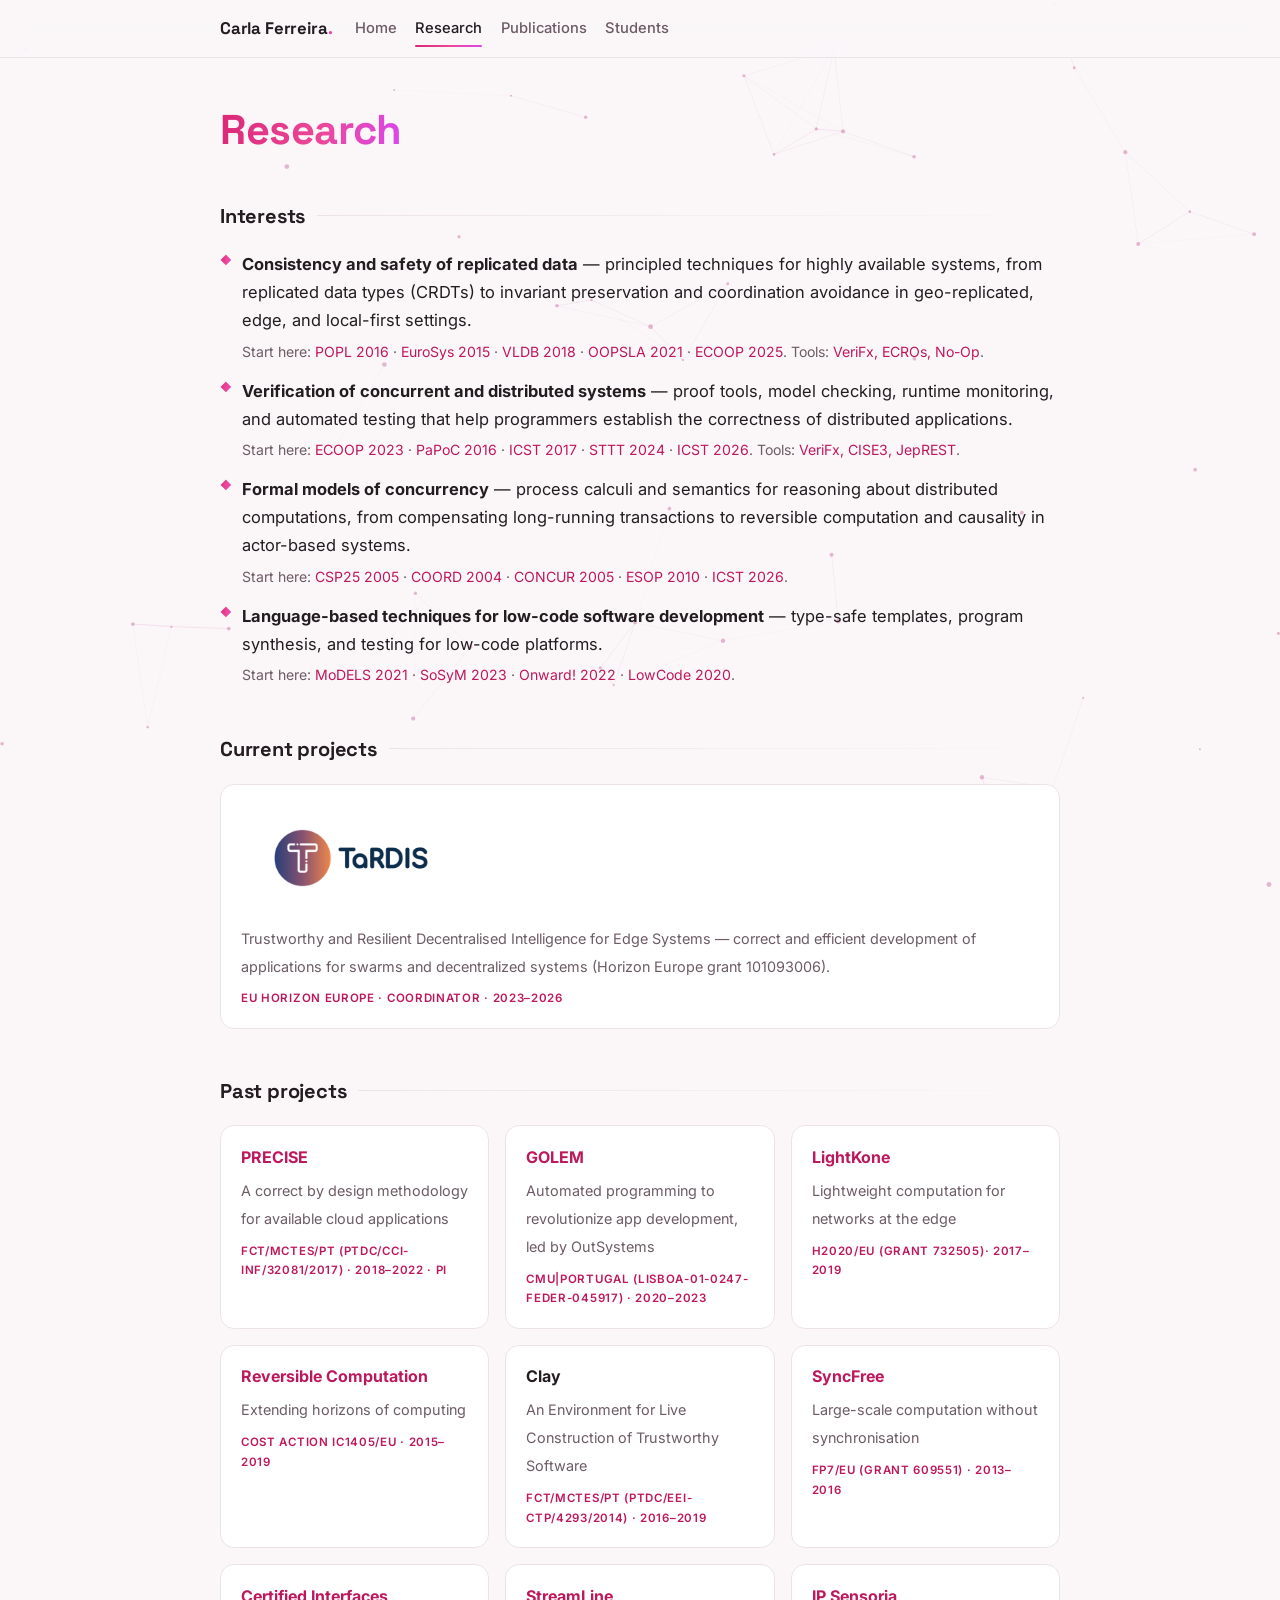
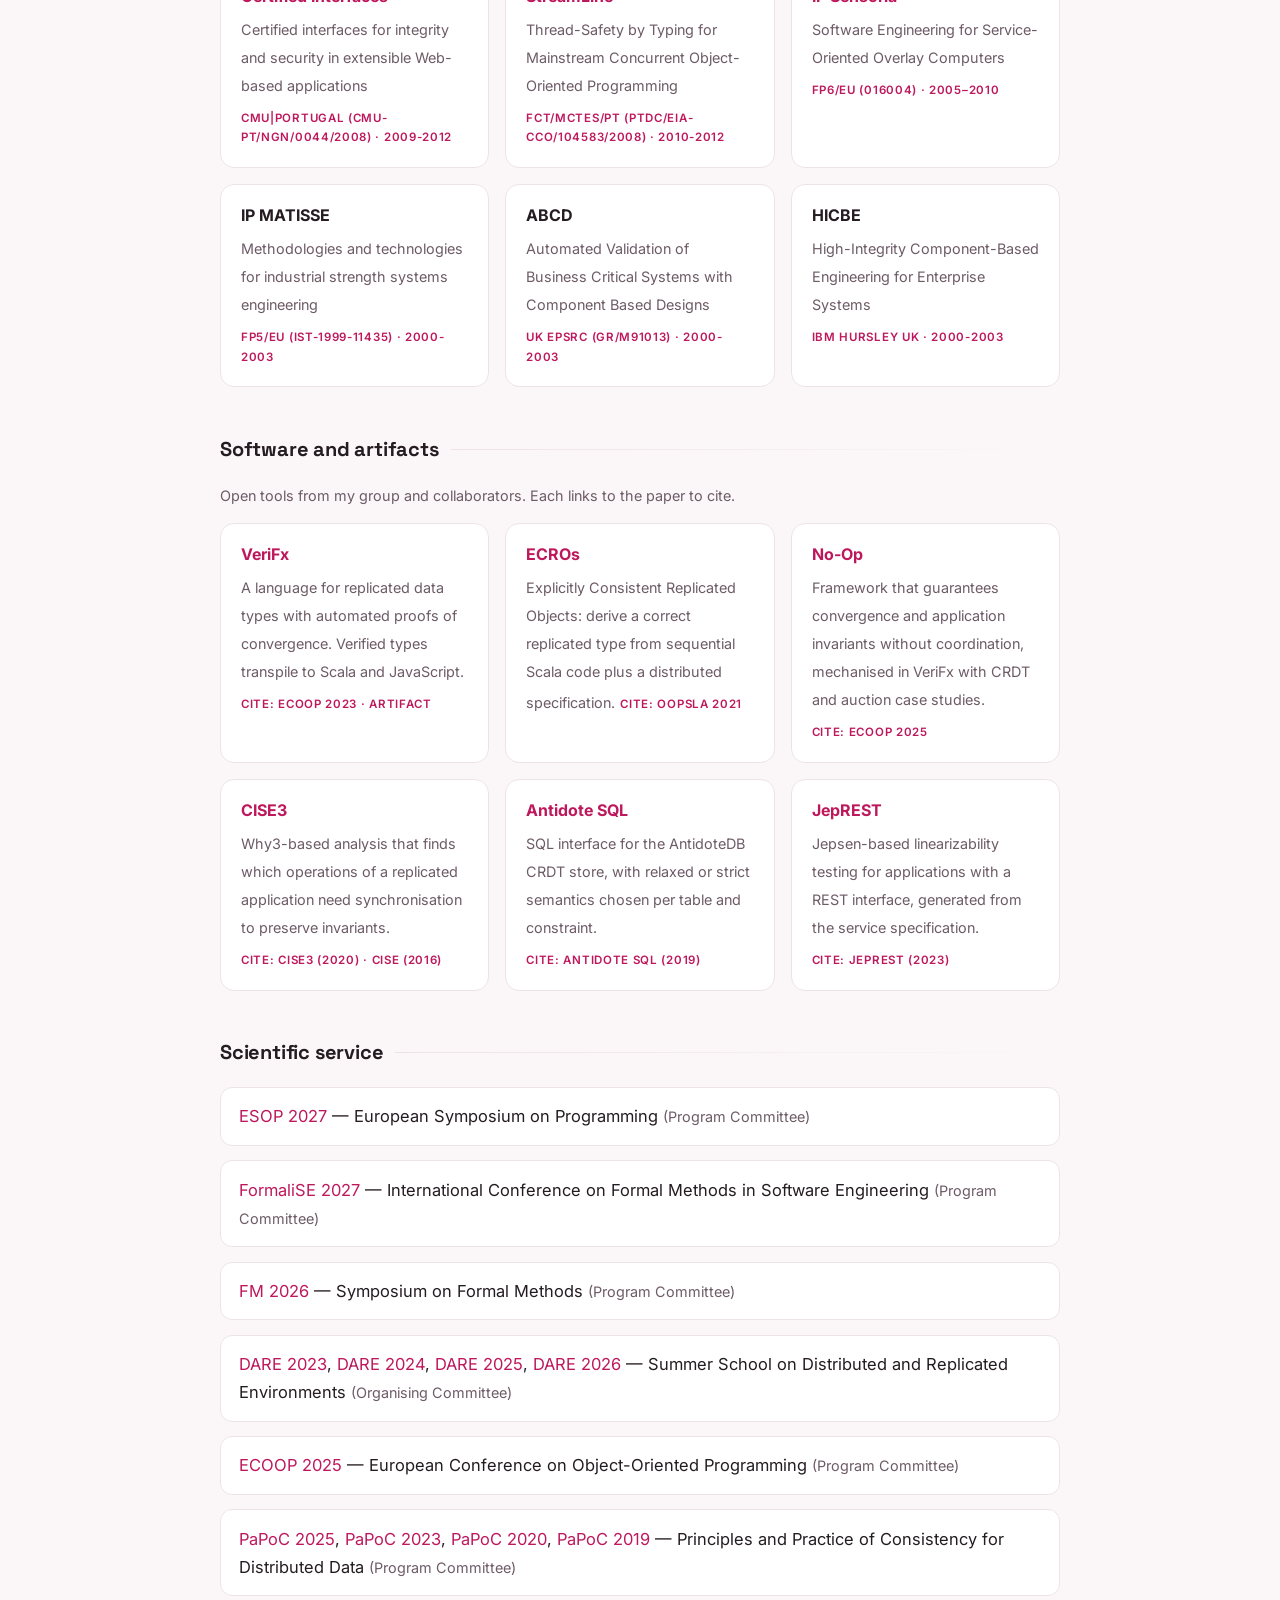
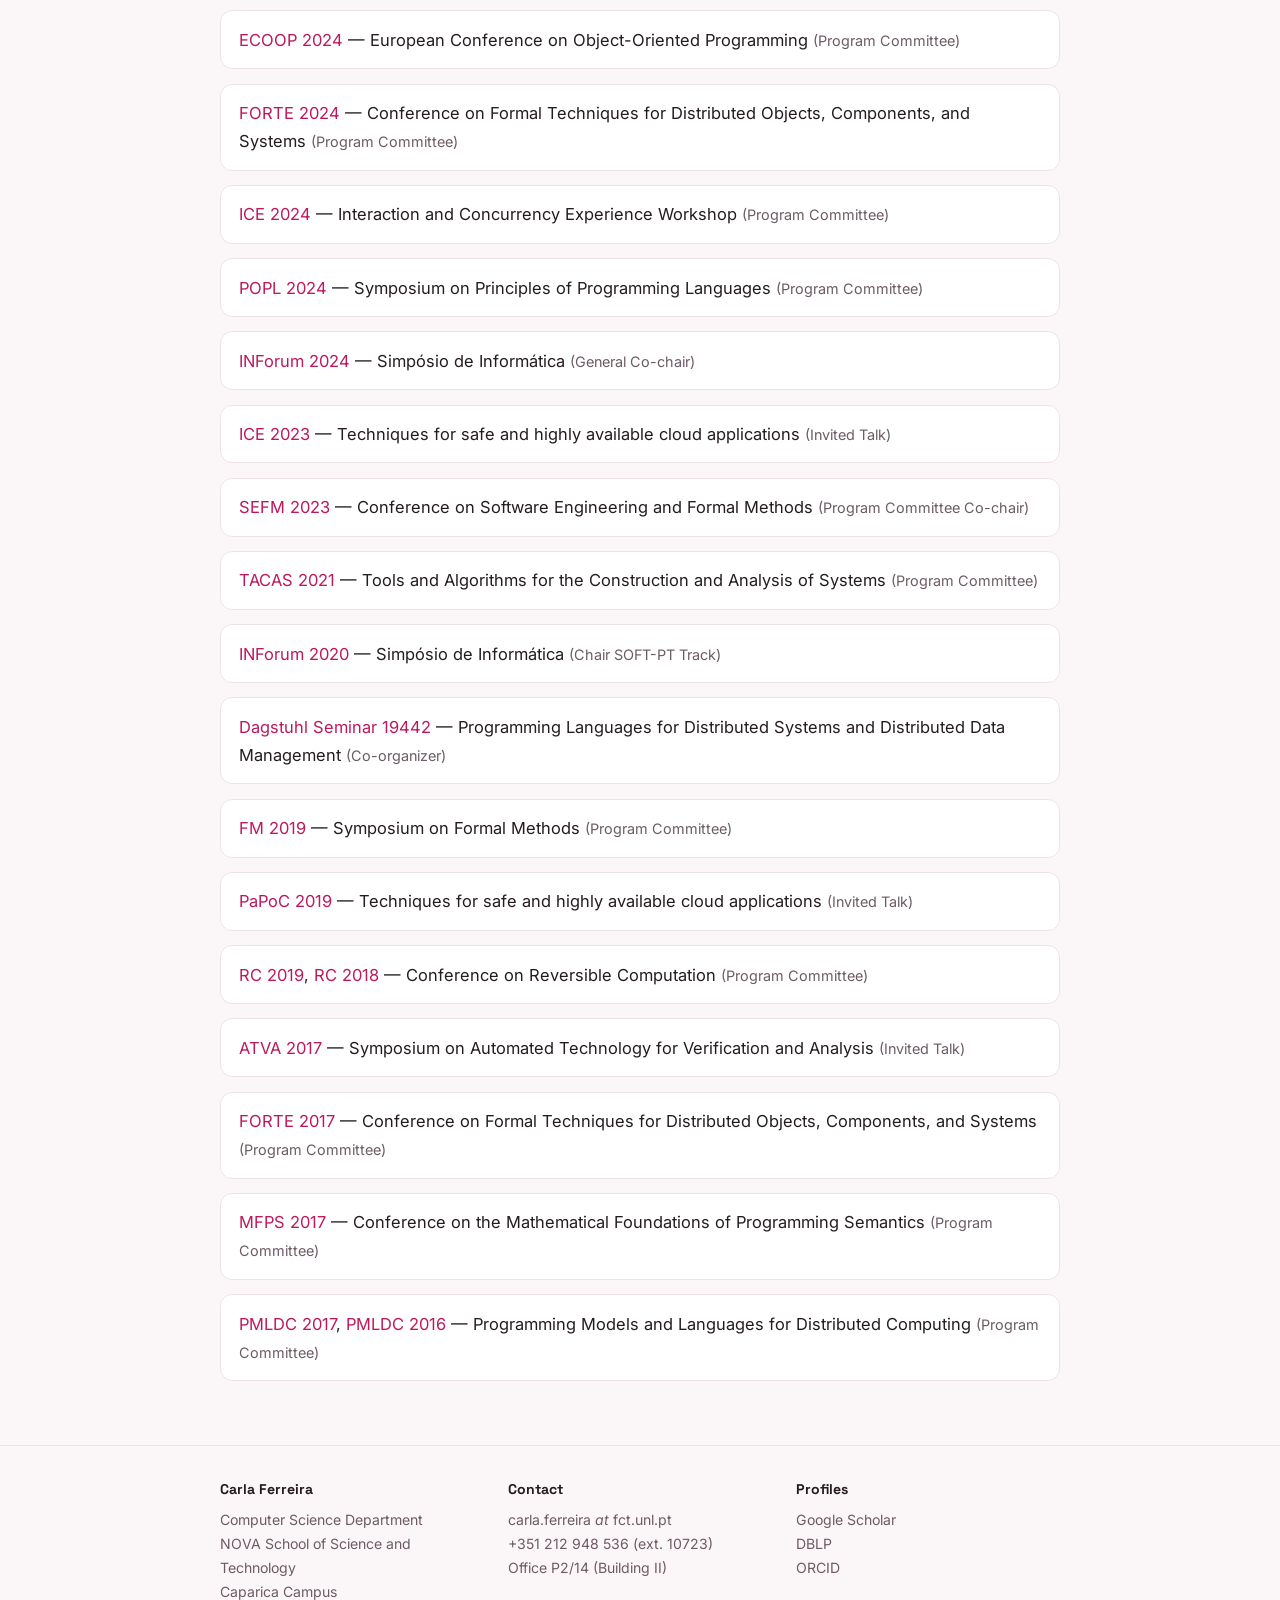
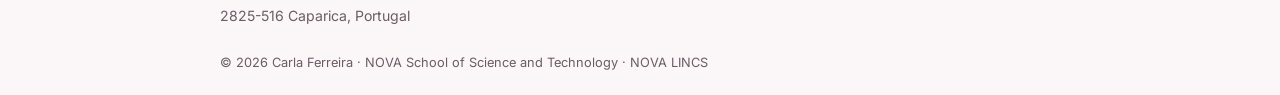
<file: research.html>
<!DOCTYPE html>
<html lang="en">

<head>
  <meta charset="utf-8">
  <meta name="viewport" content="width=device-width, initial-scale=1">
  <title>Research — Carla Ferreira</title>
  <link rel="preconnect" href="https://fonts.googleapis.com">
  <link rel="preconnect" href="https://fonts.gstatic.com" crossorigin>
  <link
    href="https://fonts.googleapis.com/css2?family=Inter:wght@400;500;600;700&family=Space+Grotesk:wght@500;700&display=swap"
    rel="stylesheet">
  <meta name="description"
    content="Research interests, projects, and scientific service of Carla Ferreira — replicated data consistency, verification of distributed systems, formal models of concurrency, and low-code development.">
  <link rel="canonical" href="https://carlaferreira.github.io/research.html">
  <meta property="og:type" content="website">
  <meta property="og:site_name" content="Carla Ferreira">
  <meta property="og:title" content="Research — Carla Ferreira">
  <meta property="og:description"
    content="Research interests, projects, and scientific service of Carla Ferreira — replicated data consistency, verification of distributed systems, formal models of concurrency, and low-code development.">
  <meta property="og:url" content="https://carlaferreira.github.io/research.html">
  <meta property="og:image" content="https://carlaferreira.github.io/assets/cf.jpg">
  <meta name="twitter:card" content="summary">
  <link rel="stylesheet" href="style.css">
</head>

<body>
  <canvas id="net" aria-hidden="true"></canvas>
  <header>
    <div class="header-inner">
      <a class="site-title" href="index.html">Carla Ferreira<span class="dot">.</span></a>
      <nav>
        <a href="index.html">Home</a>
        <a href="research.html" class="current">Research</a>
        <a href="publications.html">Publications</a>
        <a href="students.html">Students</a>
      </nav>
    </div>
  </header>

  <main>
    <h1><span class="grad">Research</span></h1>

    <h2>Interests</h2>
    <ul class="interests">
      <li><strong>Consistency and safety of replicated data</strong> — principled techniques
        for highly available systems, from replicated data types (CRDTs) to invariant
        preservation and coordination avoidance in geo-replicated, edge, and local-first
        settings.
        <span class="key">Start here:
          <a href="publications.html#GotsmanYFNS16">POPL 2016</a> ·
          <a href="publications.html#Balegas15b">EuroSys 2015</a> ·
          <a href="publications.html#BalegasDFRP18">VLDB 2018</a> ·
          <a href="publications.html#PorreFPB21">OOPSLA 2021</a> ·
          <a href="publications.html#Borrego25">ECOOP 2025</a>.
          Tools: <a href="#software">VeriFx, ECROs, No-Op</a>.</span>
      </li>
      <li><strong>Verification of concurrent and distributed systems</strong> — proof tools,
        model checking, runtime monitoring, and automated testing that help programmers
        establish the correctness of distributed applications.
        <span class="key">Start here:
          <a href="publications.html#Porre0B23">ECOOP 2023</a> ·
          <a href="publications.html#NajafzadehGYFS16">PaPoC 2016</a> ·
          <a href="publications.html#DiasFFLSSV17">ICST 2017</a> ·
          <a href="publications.html#PedroSSLSF24">STTT 2024</a> ·
          <a href="publications.html#Ribeiro26">ICST 2026</a>.
          Tools: <a href="#software">VeriFx, CISE3, JepREST</a>.</span>
      </li>
      <li><strong>Formal models of concurrency</strong> — process calculi and semantics for
        reasoning about distributed computations, from compensating long-running transactions
        to reversible computation and causality in actor-based systems.
        <span class="key">Start here:
          <a href="publications.html#Butler05b">CSP25 2005</a> ·
          <a href="publications.html#Butler04">COORD 2004</a> ·
          <a href="publications.html#Bruni05">CONCUR 2005</a> ·
          <a href="publications.html#Lanese10">ESOP 2010</a> ·
          <a href="publications.html#Mikytiv26">ICST 2026</a>.</span>
      </li>
      <li><strong>Language-based techniques for low-code software development</strong> —
        type-safe templates, program synthesis, and testing for low-code platforms.
        <span class="key">Start here:
          <a href="publications.html#LourencoFS21">MoDELS 2021</a> ·
          <a href="publications.html#LourencoFSP23">SoSyM 2023</a> ·
          <a href="publications.html#SecoACT022">Onward! 2022</a> ·
          <a href="publications.html#JacintoLF20">LowCode 2020</a>.</span>
      </li>
    </ul>

    <h2>Current projects</h2>
    <ul class="card-grid">
      <li class="card card-featured">
        <a href="https://www.project-tardis.eu">
          <img class="card-logo" src="assets/tardis-logo.png" alt="TaRDIS project logo">
        </a>
        <span class="card-sub">Trustworthy and Resilient Decentralised Intelligence for Edge Systems —
          correct and efficient development of applications for swarms and decentralized
          systems (Horizon Europe grant 101093006).</span>
        <span class="tag">EU Horizon Europe · Coordinator · 2023–2026</span>
      </li>
    </ul>

    <h2>Past projects</h2>
    <ul class="card-grid">
      <li class="card">
        <a class="card-title" href="https://carlaferreira.github.io/precise.project/">PRECISE</a>
        <span class="card-sub">A correct by design methodology for available cloud applications</span>
        <span class="tag">FCT/MCTES/PT (PTDC/CCI-INF/32081/2017) · 2018–2022 · PI</span>
      </li>
      <li class="card">
        <a class="card-title"
          href="https://cmuportugal.org/large-scale-collaborative-research-projects/golem/">GOLEM</a>
        <span class="card-sub">Automated programming to revolutionize app development, led by OutSystems</span>
        <span class="tag">CMU|Portugal (LISBOA-01-0247-FEDER-045917) · 2020–2023</span>
      </li>
      <li class="card">
        <a class="card-title" href="https://lightkone.eu/">LightKone</a>
        <span class="card-sub">Lightweight computation for networks at the edge</span>
        <span class="tag">H2020/EU (grant 732505)· 2017–2019</span>
      </li>
      <li class="card">
        <a class="card-title" href="http://www.revcomp.eu/">Reversible Computation</a>
        <span class="card-sub">Extending horizons of computing</span>
        <span class="tag">COST Action IC1405/EU · 2015–2019</span>
      </li>
      <li class="card">
        <span class="card-title">Clay</span>
        <span class="card-sub">An Environment for Live Construction of Trustworthy Software</span>
        <span class="tag">FCT/MCTES/PT (PTDC/EEI-CTP/4293/2014) · 2016–2019</span>
      </li>
      <li class="card">
        <a class="card-title" href="https://syncfree.lip6.fr/">SyncFree</a>
        <span class="card-sub">Large-scale computation without synchronisation</span>
        <span class="tag">FP7/EU (grant 609551) · 2013–2016</span>
      </li>
      <li class="card">
        <a class="card-title" href="http://ctp.di.fct.unl.pt/INTERFACES/NGN44About.html">Certified Interfaces</a>
        <span class="card-sub">Certified interfaces for integrity and security in extensible Web-based
          applications</span>
        <span class="tag">CMU|Portugal (CMU-PT/NGN/0044/2008) · 2009-2012</span>
      </li>
      <li class="card">
        <a class="card-title" href="http://ctp.di.fct.unl.pt/~jcs/home/streamline/streamline.html">StreamLine</a>
        <span class="card-sub">Thread-Safety by Typing for Mainstream Concurrent Object-Oriented Programming</span>
        <span class="tag">FCT/MCTES/PT (PTDC/EIA-CCO/104583/2008) · 2010-2012</span>
      </li>
      <li class="card">
        <a class="card-title" href="https://sensoria-ist.eu/">IP Sensoria</a>
        <span class="card-sub">Software Engineering for Service-Oriented Overlay Computers</span><br>
        <span class="tag">FP6/EU (016004) · 2005–2010</span>
      </li>
      <li class="card">
        <span class="card-title">IP MATISSE</span>
        <span class="card-sub">Methodologies and technologies for industrial strength systems engineering</span><br>
        <span class="tag">FP5/EU (IST-1999-11435) · 2000-2003</span>
      </li>
      <li class="card">
        <span class="card-title">ABCD</span>
        <span class="card-sub">Automated Validation of Business Critical Systems with Component Based Designs</span>
        <span class="tag">UK EPSRC (GR/M91013) · 2000-2003</span>
      </li>
      <li class="card">
        <span class="card-title">HICBE</span>
        <span class="card-sub">High-Integrity Component-Based Engineering for Enterprise Systems</span><br>
        <span class="tag">IBM Hursley UK · 2000-2003</span>
      </li>
    </ul>

    <h2 id="software">Software and artifacts</h2>
    <p class="note">Open tools from my group and collaborators. Each links to the paper to cite.</p>
    <ul class="card-grid">
      <li class="card">
        <a class="card-title" href="https://github.com/verifx-prover/verifx">VeriFx</a>
        <span class="card-sub">A language for replicated data types with automated proofs of
          convergence. Verified types transpile to Scala and JavaScript.</span>
        <span class="tag"><a href="publications.html#Porre0B23">Cite: ECOOP 2023</a> ·
          <a href="https://doi.org/10.4230/DARTS.9.2.19">Artifact</a></span>
      </li>
      <li class="card">
        <a class="card-title" href="https://doi.org/10.5281/zenodo.5510036">ECROs</a>
        <span class="card-sub">Explicitly Consistent Replicated Objects: derive a correct
          replicated type from sequential Scala code plus a distributed specification.</span>
        <span class="tag"><a href="publications.html#PorreFPB21">Cite: OOPSLA 2021</a></span>
      </li>
      <li class="card">
        <a class="card-title" href="https://doi.org/10.4230/DARTS.11.2.1">No-Op</a>
        <span class="card-sub">Framework that guarantees convergence and application invariants
          without coordination, mechanised in VeriFx with CRDT and auction case studies.</span>
        <span class="tag"><a href="publications.html#Borrego25">Cite: ECOOP 2025</a></span>
      </li>
      <li class="card">
        <a class="card-title" href="https://arxiv.org/abs/2010.06622">CISE3</a>
        <span class="card-sub">Why3-based analysis that finds which operations of a replicated
          application need synchronisation to preserve invariants.</span>
        <span class="tag"><a href="publications.html#Meirim20">Cite: CISE3 (2020)</a> ·
          <a href="publications.html#NajafzadehGYFS16">CISE (2016)</a></span>
      </li>
      <li class="card">
        <a class="card-title" href="https://github.com/AntidoteDB/antidote_aql">Antidote SQL</a>
        <span class="card-sub">SQL interface for the AntidoteDB CRDT store, with relaxed or strict
          semantics chosen per table and constraint.</span>
        <span class="tag"><a href="publications.html#Lopes19">Cite: Antidote SQL (2019)</a></span>
      </li>
      <li class="card">
        <a class="card-title" href="https://arxiv.org/abs/2303.14104">JepREST</a>
        <span class="card-sub">Jepsen-based linearizability testing for applications with a REST
          interface, generated from the service specification.</span>
        <span class="tag"><a href="publications.html#Simoes23">Cite: JepREST (2023)</a></span>
      </li>
    </ul>

    <h2>Scientific service</h2>
    <ul class="clean">
      <li><a href="https://etaps.org/2027/esop/">ESOP 2027</a> — European Symposium on
        Programming <span class="note">(Program Committee)</span></li>
      <li><a href="https://conf.researchr.org/home/Formalise-2027">FormaliSE 2027</a> —
        International Conference on Formal Methods in Software Engineering <span class="note">(Program Committee)</span>
      </li>
      <li><a href="https://conf.researchr.org/home/fm-2026">FM 2026</a> — Symposium on
        Formal Methods <span class="note">(Program Committee)</span></li>
      <li><a href="https://soft.vub.ac.be/dare23/">DARE 2023</a>,
        <a href="https://dare-summer.github.io/">DARE 2024</a>,
        <a href="https://dare-lisbon.github.io/">DARE 2025</a>,
        <a href="https://dare-milan.github.io/">DARE 2026</a> —
        Summer School on Distributed and Replicated Environments
        <span class="note">(Organising Committee)</span>
      </li>
      <li><a href="https://2025.ecoop.org/">ECOOP 2025</a> — European Conference on
        Object-Oriented Programming <span class="note">(Program Committee)</span></li>
      <li><a href="https://papoc-workshop.github.io/2025/">PaPoC 2025</a>,
        <a href="https://papoc-workshop.github.io/2023/">PaPoC 2023</a>,
        <a href="https://papoc-workshop.github.io/2020/">PaPoC 2020</a>,
        <a href="https://novasys.di.fct.unl.pt/conferences/papoc19/">PaPoC 2019</a> —
        Principles and Practice of Consistency for Distributed Data
        <span class="note">(Program Committee)</span>
      </li>
      <li><a href="https://2024.ecoop.org/">ECOOP 2024</a> — European Conference on
        Object-Oriented Programming <span class="note">(Program Committee)</span></li>
      <li><a href="http://www.discotec.org/2024/forte.html">FORTE 2024</a> — Conference on
        Formal Techniques for Distributed Objects, Components, and Systems
        <span class="note">(Program Committee)</span>
      </li>
      <li><a href="http://www.discotec.org/2024/ice.html">ICE 2024</a> — Interaction and
        Concurrency Experience Workshop <span class="note">(Program Committee)</span></li>
      <li><a href="https://popl24.sigplan.org/">POPL 2024</a> — Symposium on Principles of
        Programming Languages <span class="note">(Program Committee)</span></li>
      <li><a href="https://www.inforum.org.pt/">INForum 2024</a> — Simpósio de Informática
        <span class="note">(General Co-chair)</span>
      </li>
      <li><a href="http://www.discotec.org/2023/ice.html">ICE 2023</a> — Techniques for safe
        and highly available cloud applications <span class="note">(Invited Talk)</span></li>
      <li><a href="https://sefm-conference.github.io/2023/">SEFM 2023</a> — Conference on
        Software Engineering and Formal Methods
        <span class="note">(Program Committee Co-chair)</span>
      </li>
      <li><a href="https://etaps.org/2020/tacas">TACAS 2021</a> — Tools and Algorithms for
        the Construction and Analysis of Systems <span class="note">(Program Committee)</span></li>
      <li><a href="https://www.inforum.org.pt/">INForum 2020</a> — Simpósio de Informática
        <span class="note">(Chair SOFT-PT Track)</span>
      </li>
      <li><a href="https://www.dagstuhl.de/seminars/seminar-calendar/seminar-details/19442">Dagstuhl
          Seminar 19442</a> — Programming Languages for Distributed Systems and Distributed
        Data Management <span class="note">(Co-organizer)</span></li>
      <li><a href="http://formalmethods2019.inesctec.pt/">FM 2019</a> — Symposium on Formal
        Methods <span class="note">(Program Committee)</span></li>
      <li><a href="https://novasys.di.fct.unl.pt/conferences/papoc19/">PaPoC 2019</a> —
        Techniques for safe and highly available cloud applications
        <span class="note">(Invited Talk)</span>
      </li>
      <li><a href="https://reversible-computation.github.io/">RC 2019</a>,
        <a href="http://www.reversible-computation.org/2018/">RC 2018</a> — Conference on
        Reversible Computation <span class="note">(Program Committee)</span>
      </li>
      <li><a href="http://www.iarcs.org.in/atva2017/">ATVA 2017</a> — Symposium on Automated
        Technology for Verification and Analysis <span class="note">(Invited Talk)</span></li>
      <li><a href="http://2017.discotec.org/calls/forte-2017.html">FORTE 2017</a> —
        Conference on Formal Techniques for Distributed Objects, Components, and Systems
        <span class="note">(Program Committee)</span>
      </li>
      <li><a href="http://coalg.org/mfps-calco2017/">MFPS 2017</a> — Conference on the
        Mathematical Foundations of Programming Semantics
        <span class="note">(Program Committee)</span>
      </li>
      <li><a href="http://2017.ecoop.org/track/pmldc-2017-papers">PMLDC 2017</a>,
        <a href="http://2016.ecoop.org/track/PMLDC-2016">PMLDC 2016</a> — Programming Models
        and Languages for Distributed Computing <span class="note">(Program Committee)</span>
      </li>
    </ul>
  </main>

  <footer>
    <div class="footer-inner">
      <div class="footer-col">
        <strong>Carla Ferreira</strong>
        Computer Science Department<br>
        NOVA School of Science and Technology<br>
        Caparica Campus<br>
        2825-516 Caparica, Portugal
      </div>
      <div class="footer-col">
        <strong>Contact</strong>
        carla.ferreira <em>at</em> fct.unl.pt<br>
        +351 212 948 536 (ext. 10723)<br>
        Office P2/14 (Building II)
      </div>
      <div class="footer-col">
        <strong>Profiles</strong>
        <a href="https://scholar.google.com/citations?hl=en&amp;user=l7GG8NoAAAAJ">Google Scholar</a><br>
        <a href="https://dblp.org/pid/13/5457.html">DBLP</a><br>
        <a href="https://orcid.org/0000-0003-3680-7634">ORCID</a>
      </div>
    </div>
    <div class="footer-base">© 2026 Carla Ferreira · NOVA School of Science and Technology · NOVA LINCS</div>
  </footer>
  <script src="script.js"></script>
</body>

</html>
</file>
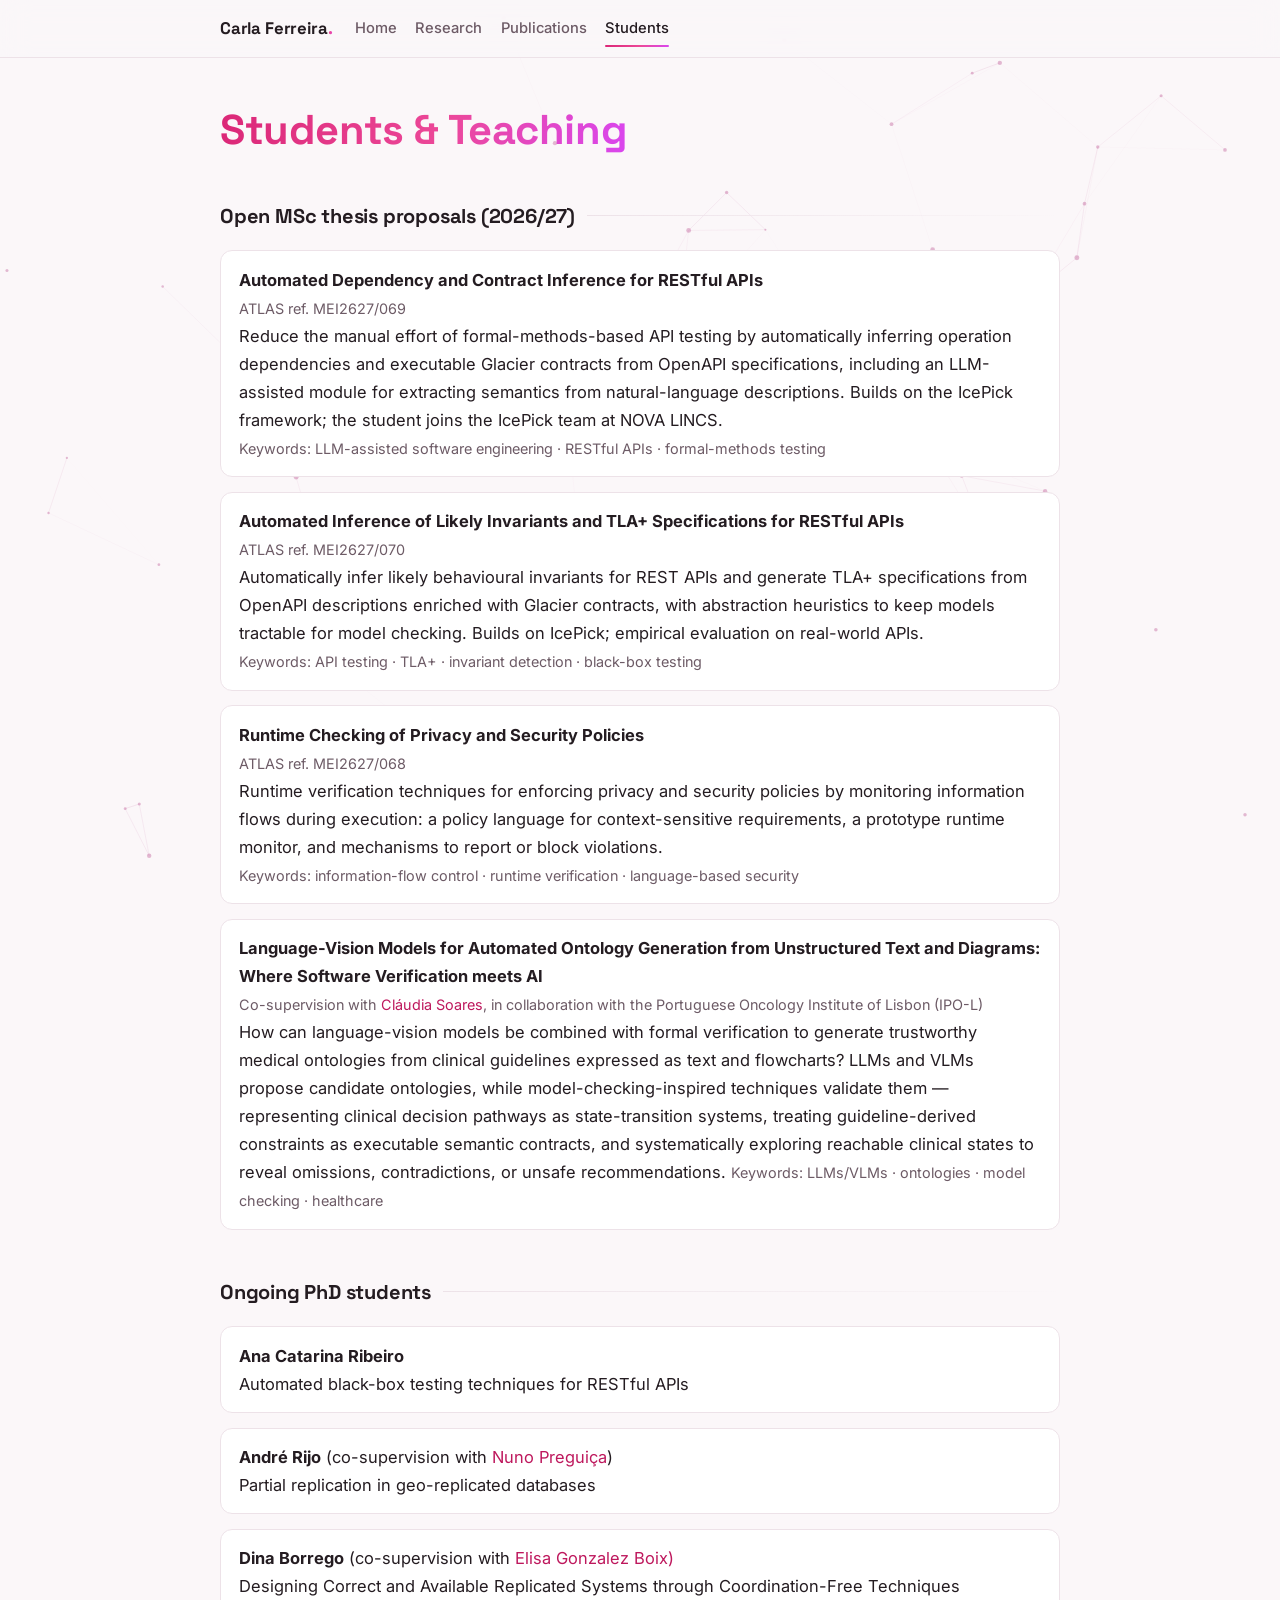
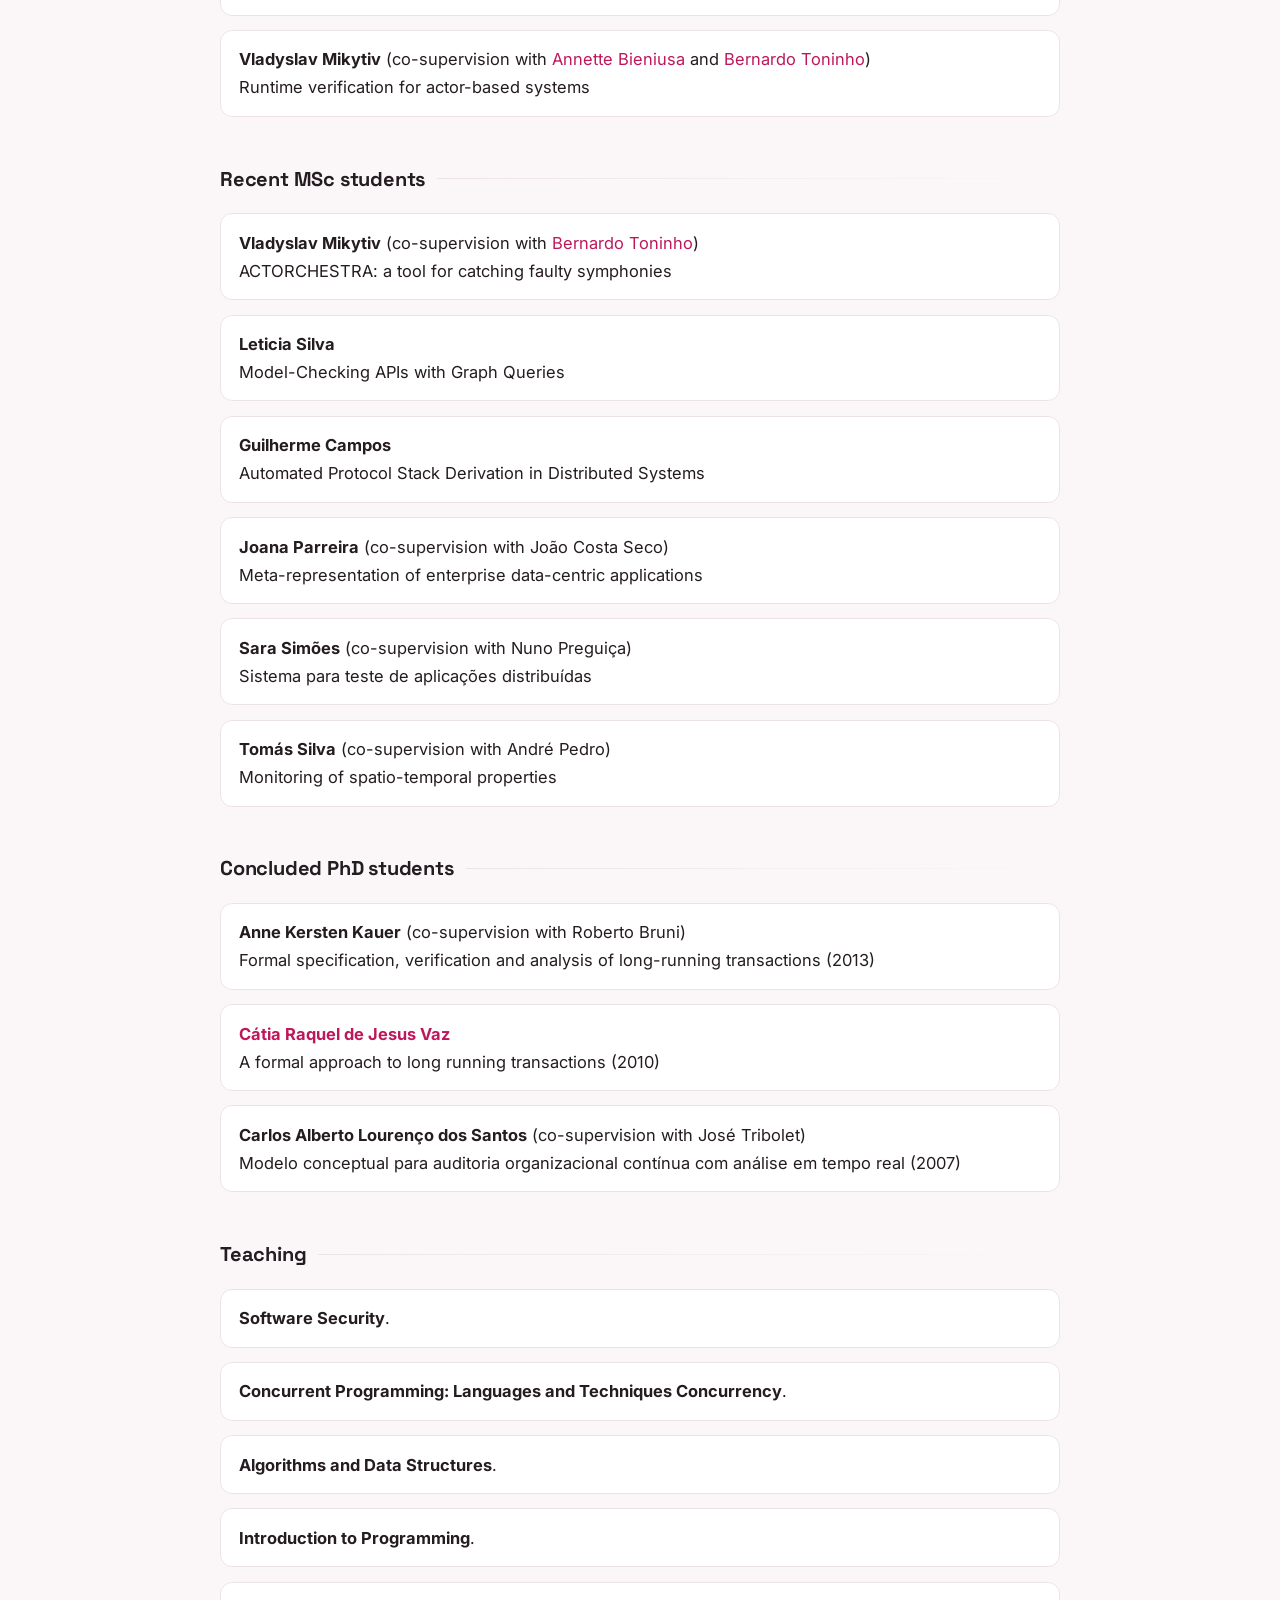
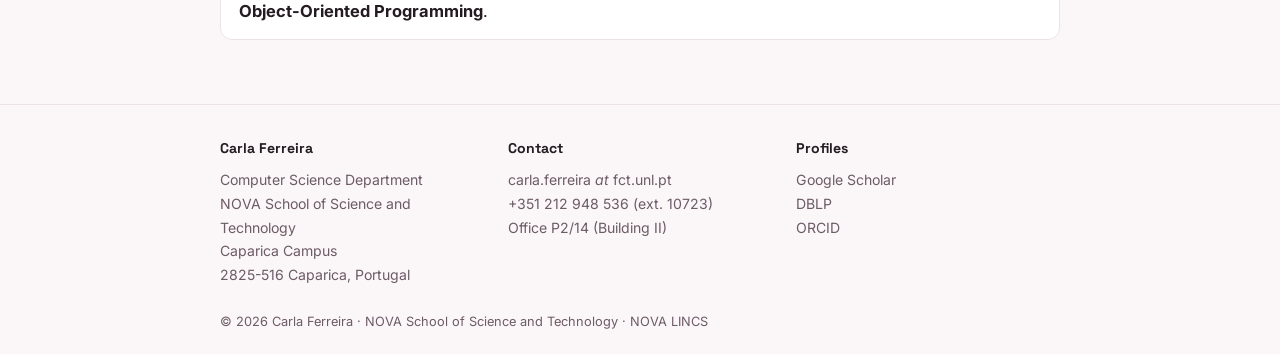
<file: students.html>
<!DOCTYPE html>
<html lang="en">

<head>
  <meta charset="utf-8">
  <meta name="viewport" content="width=device-width, initial-scale=1">
  <title>Students &amp; Teaching — Carla Ferreira</title>
  <link rel="preconnect" href="https://fonts.googleapis.com">
  <link rel="preconnect" href="https://fonts.gstatic.com" crossorigin>
  <link
    href="https://fonts.googleapis.com/css2?family=Inter:wght@400;500;600;700&family=Space+Grotesk:wght@500;700&display=swap"
    rel="stylesheet">
  <meta name="description"
    content="PhD and MSc students supervised by Carla Ferreira, and her teaching at the NOVA School of Science and Technology.">
  <link rel="canonical" href="https://carlaferreira.github.io/students.html">
  <meta property="og:type" content="website">
  <meta property="og:site_name" content="Carla Ferreira">
  <meta property="og:title" content="Students & Teaching — Carla Ferreira">
  <meta property="og:description"
    content="PhD and MSc students supervised by Carla Ferreira, and her teaching at the NOVA School of Science and Technology.">
  <meta property="og:url" content="https://carlaferreira.github.io/students.html">
  <meta property="og:image" content="https://carlaferreira.github.io/assets/cf.jpg">
  <meta name="twitter:card" content="summary">
  <link rel="stylesheet" href="style.css">
</head>

<body>
  <canvas id="net" aria-hidden="true"></canvas>
  <header>
    <div class="header-inner">
      <a class="site-title" href="index.html">Carla Ferreira<span class="dot">.</span></a>
      <nav>
        <a href="index.html">Home</a>
        <a href="research.html">Research</a>
        <a href="publications.html">Publications</a>
        <a href="students.html" class="current">Students</a>
      </nav>
    </div>
  </header>

  <main>
    <h1><span class="grad">Students &amp; Teaching</span></h1>

    <h2>Open MSc thesis proposals (2026/27)</h2>
    <ul class="clean">
      <li><strong>Automated Dependency and Contract Inference for RESTful APIs</strong><br>
        <span class="note">ATLAS ref. MEI2627/069</span><br>
        Reduce the manual effort of formal-methods-based API testing by automatically inferring
        operation dependencies and executable Glacier contracts from OpenAPI specifications,
        including an LLM-assisted module for extracting semantics from natural-language
        descriptions. Builds on the IcePick framework; the student joins the IcePick team at
        NOVA LINCS.<br>
        <span class="note">Keywords: LLM-assisted software engineering · RESTful APIs ·
          formal-methods testing</span>
      </li>
      <li><strong>Automated Inference of Likely Invariants and TLA+ Specifications for RESTful
          APIs</strong><br>
        <span class="note">ATLAS ref. MEI2627/070</span><br>
        Automatically infer likely behavioural invariants for REST APIs and generate TLA+
        specifications from OpenAPI descriptions enriched with Glacier contracts, with
        abstraction heuristics to keep models tractable for model checking. Builds on IcePick;
        empirical evaluation on real-world APIs.<br>
        <span class="note">Keywords: API testing · TLA+ · invariant detection · black-box
          testing</span>
      </li>
      <li><strong>Runtime Checking of Privacy and Security Policies</strong><br>
        <span class="note">ATLAS ref. MEI2627/068</span><br>
        Runtime verification techniques for enforcing privacy and security policies by
        monitoring information flows during execution: a policy language for context-sensitive
        requirements, a prototype runtime monitor, and mechanisms to report or block
        violations.<br>
        <span class="note">Keywords: information-flow control · runtime verification ·
          language-based security</span>
      </li>
      <li><strong>Language-Vision Models for Automated Ontology Generation from Unstructured
          Text and Diagrams: Where Software Verification meets AI</strong><br>
        <span class="note">Co-supervision with
          <a href="https://www.di.fct.unl.pt/en/pessoas/docentes/claudia-soares">Cláudia Soares</a>,
          in collaboration with the Portuguese Oncology Institute of Lisbon (IPO-L)</span><br>
        How can language-vision models be combined with formal verification to generate
        trustworthy medical ontologies from clinical guidelines expressed as text and
        flowcharts? LLMs and VLMs propose candidate ontologies, while model-checking-inspired
        techniques validate them — representing clinical decision pathways as state-transition
        systems, treating guideline-derived constraints as executable semantic contracts, and
        systematically exploring reachable clinical states to reveal omissions, contradictions,
        or unsafe recommendations.
        <span class="note">Keywords: LLMs/VLMs · ontologies · model checking · healthcare</span>
      </li>
    </ul>

    <h2>Ongoing PhD students</h2>
    <ul class="clean">
      <li><strong>Ana Catarina Ribeiro</strong><br>
        Automated black-box testing techniques for RESTful APIs</li>
      <li><strong>André Rijo</strong> (co-supervision with
        <a href="https://asc.di.fct.unl.pt/~nmp/">Nuno Preguiça</a>)<br>
        Partial replication in geo-replicated databases
      </li>
      <li><strong>Dina Borrego</strong> (co-supervision with
        <a href="https://soft.vub.ac.be/disco/elisa/">Elisa Gonzalez Boix)</a><br>
        Designing Correct and Available Replicated Systems through Coordination-Free Techniques
      </li>
      <li><strong>Vladyslav Mikytiv</strong> (co-supervision with
        <a href="https://softech.cs.rptu.de/team/annettebieniusa">Annette Bieniusa</a> and
        <a href="https://web.tecnico.ulisboa.pt/bernardo.toninho/">Bernardo Toninho</a>)<br>
        Runtime verification for actor-based systems
      </li>
    </ul>

    <h2>Recent MSc students</h2>
    <ul class="clean">
      <li><strong>Vladyslav Mikytiv</strong> (co-supervision with
        <a href="https://web.tecnico.ulisboa.pt/bernardo.toninho/">Bernardo Toninho</a>)<br>
        ACTORCHESTRA: a tool for catching faulty symphonies</li>
      <li><strong>Leticia Silva</strong><br>
        Model-Checking APIs with Graph Queries</li>
      <li><strong>Guilherme Campos</strong><br>
        Automated Protocol Stack Derivation in Distributed Systems</li>
      <li><strong>Joana Parreira</strong> (co-supervision with João Costa Seco)<br>
        Meta-representation of enterprise data-centric applications</li>
      <li><strong>Sara Simões</strong> (co-supervision with Nuno Preguiça)<br>
        Sistema para teste de aplicações distribuídas</li>
      <li><strong>Tomás Silva</strong> (co-supervision with André Pedro)<br>
        Monitoring of spatio-temporal properties</li>
    </ul>

    <h2>Concluded PhD students</h2>
    <ul class="clean">
      <li><strong>Anne Kersten Kauer</strong> (co-supervision with Roberto Bruni)<br>
        Formal specification, verification and analysis of long-running transactions (2013)</li>
      <li><strong><a href="http://pwp.net.ipl.pt/cc.isel/cvaz/">Cátia Raquel de Jesus Vaz</a></strong><br>
        A formal approach to long running transactions (2010)</li>
      <li><strong>Carlos Alberto Lourenço dos Santos</strong> (co-supervision with José Tribolet)<br>
        Modelo conceptual para auditoria organizacional contínua com análise em tempo real (2007)</li>
    </ul>

    <h2>Teaching</h2>
    <ul class="clean">
      <li><strong>Software Security</strong>.</li>
      <li><strong>Concurrent Programming: Languages and Techniques Concurrency</strong>.</li>
      <li><strong>Algorithms and Data Structures</strong>.</li>
      <li><strong>Introduction to Programming</strong>.</li>
      <li><strong>Object-Oriented Programming</strong>.</li>
    </ul>
  </main>

  <footer>
    <div class="footer-inner">
      <div class="footer-col">
        <strong>Carla Ferreira</strong>
        Computer Science Department<br>
        NOVA School of Science and Technology<br>
        Caparica Campus<br>
        2825-516 Caparica, Portugal
      </div>
      <div class="footer-col">
        <strong>Contact</strong>
        carla.ferreira <em>at</em> fct.unl.pt<br>
        +351 212 948 536 (ext. 10723)<br>
        Office P2/14 (Building II)
      </div>
      <div class="footer-col">
        <strong>Profiles</strong>
        <a href="https://scholar.google.com/citations?hl=en&amp;user=l7GG8NoAAAAJ">Google Scholar</a><br>
        <a href="https://dblp.org/pid/13/5457.html">DBLP</a><br>
        <a href="https://orcid.org/0000-0003-3680-7634">ORCID</a>
      </div>
    </div>
    <div class="footer-base">© 2026 Carla Ferreira · NOVA School of Science and Technology · NOVA LINCS</div>
  </footer>
  <script src="script.js"></script>
</body>

</html>
</file>
<file: style.css>
:root {
  --max-width: 880px;
  --grad-a: #db2777;
  --grad-b: #ec4899;
  --grad-c: #d946ef;
  --gradient: linear-gradient(100deg, var(--grad-a), var(--grad-b) 55%, var(--grad-c));
  --bg: #fbf7f9;
  --bg-panel: #ffffff;
  --bg-panel-hover: #ffffff;
  --text: #241c21;
  --text-muted: #6d5b66;
  --accent: #be185d;
  --border: #ede2e8;
  --header-bg: rgba(251, 247, 249, 0.8);
  --net-color: 190, 90, 150;
  --shadow: 0 18px 40px -22px rgba(30, 41, 59, 0.25);
  color-scheme: light;
}

* { box-sizing: border-box; }

html { scroll-behavior: smooth; }

body {
  margin: 0;
  font-family: "Inter", -apple-system, BlinkMacSystemFont, "Segoe UI", sans-serif;
  font-size: 16.5px;
  line-height: 1.7;
  color: var(--text);
  background: var(--bg);
  transition: background 0.3s ease, color 0.3s ease;
}

#net {
  position: fixed;
  inset: 0;
  width: 100%;
  height: 100%;
  z-index: 0;
  pointer-events: none;
}

a { color: var(--accent); text-decoration: none; }
a:hover { text-decoration: underline; text-underline-offset: 3px; }

h1, h2, h3, .site-title {
  font-family: "Space Grotesk", "Inter", sans-serif;
  letter-spacing: -0.01em;
}

/* ---------- header ---------- */

header {
  position: sticky;
  top: 0;
  z-index: 20;
  background: var(--header-bg);
  backdrop-filter: blur(14px);
  -webkit-backdrop-filter: blur(14px);
  border-bottom: 1px solid var(--border);
}

.header-inner {
  max-width: var(--max-width);
  margin: 0 auto;
  padding: 0.85rem 1.25rem;
  display: flex;
  flex-wrap: wrap;
  align-items: center;
  gap: 0.4rem 1.4rem;
}

.site-title {
  font-size: 1.05rem;
  font-weight: 700;
  color: var(--text);
}
.site-title:hover { text-decoration: none; }
.site-title .dot {
  background: var(--gradient);
  -webkit-background-clip: text;
  background-clip: text;
  color: transparent;
}

nav { display: flex; flex-wrap: wrap; gap: 0.25rem 1.15rem; margin-right: auto; }

nav a {
  color: var(--text-muted);
  font-size: 0.92rem;
  font-weight: 500;
  position: relative;
  padding: 0.15rem 0;
}
nav a:hover { color: var(--text); text-decoration: none; }
nav a.current { color: var(--text); }
nav a.current::after {
  content: "";
  position: absolute;
  left: 0; right: 0; bottom: -4px;
  height: 2.5px;
  border-radius: 2px;
  background: var(--gradient);
}

/* ---------- layout ---------- */

main {
  position: relative;
  z-index: 1;
  max-width: var(--max-width);
  margin: 0 auto;
  padding: 3rem 1.25rem 4rem;
}

h1 { font-size: clamp(1.9rem, 4.5vw, 2.6rem); line-height: 1.15; margin: 0 0 1.4rem; }

h2 {
  font-size: 1.25rem;
  margin: 2.8rem 0 1.1rem;
  display: flex;
  align-items: center;
  gap: 0.75rem;
}
h2::after {
  content: "";
  flex: 1;
  height: 1px;
  background: linear-gradient(90deg, var(--border), transparent);
}

.grad {
  background: var(--gradient);
  -webkit-background-clip: text;
  background-clip: text;
  color: transparent;
}

/* ---------- hero (home) ---------- */

.hero {
  display: flex;
  gap: 2.8rem;
  align-items: center;
  padding: 2.5rem 0 1rem;
  flex-wrap: wrap;
}

.hero-text { flex: 1; min-width: 300px; }

.kicker {
  text-transform: uppercase;
  letter-spacing: 0.16em;
  font-size: 0.78rem;
  font-weight: 600;
  color: var(--accent);
  margin: 0 0 0.9rem;
}

.hero h1 { font-size: clamp(2.3rem, 6vw, 3.4rem); margin-bottom: 1.1rem; }

.lead { font-size: 1.15rem; color: var(--text-muted); margin: 0 0 1.6rem; }

.portrait-wrap {
  flex-shrink: 0;
  padding: 5px;
  border-radius: 50%;
  background: var(--gradient);
  animation: float 7s ease-in-out infinite;
}

.portrait {
  display: block;
  width: 210px;
  height: 210px;
  object-fit: cover;
  object-position: 50% 30%;
  border-radius: 50%;
  border: 5px solid var(--bg);
}

@keyframes float {
  0%, 100% { transform: translateY(0); }
  50% { transform: translateY(-10px); }
}

.links-row { display: flex; flex-wrap: wrap; gap: 0.6rem; }

.links-row a {
  border: 1px solid var(--border);
  background: var(--bg-panel);
  color: var(--text);
  padding: 0.4rem 1rem;
  border-radius: 999px;
  font-size: 0.88rem;
  font-weight: 600;
  transition: transform 0.15s ease, border-color 0.15s ease, box-shadow 0.15s ease;
}
.links-row a:hover {
  text-decoration: none;
  transform: translateY(-2px);
  border-color: var(--grad-a);
  box-shadow: 0 6px 18px -8px rgba(219, 39, 119, 0.45);
}

.bio {
  margin-top: 2.5rem;
  padding: 1.6rem 1.8rem;
  background: var(--bg-panel);
  border: 1px solid var(--border);
  border-radius: 16px;
  box-shadow: var(--shadow);
}
.bio p:first-child { margin-top: 0; }
.bio p:last-child { margin-bottom: 0; }

/* ---------- cards ---------- */

.card-grid {
  display: grid;
  grid-template-columns: repeat(auto-fill, minmax(240px, 1fr));
  gap: 1rem;
  padding: 0;
  margin: 0;
  list-style: none;
}

.card {
  background: var(--bg-panel);
  border: 1px solid var(--border);
  border-radius: 14px;
  padding: 1.1rem 1.25rem;
  transition: transform 0.18s ease, border-color 0.18s ease, box-shadow 0.18s ease;
}
.card:hover {
  transform: translateY(-4px);
  border-color: var(--grad-b);
  box-shadow: var(--shadow);
}
.card .card-title { font-weight: 700; font-size: 1rem; display: block; margin-bottom: 0.3rem; }
.card-featured { grid-column: 1 / -1; }
.card-logo {
  display: block;
  width: auto;
  max-width: 220px;
  height: auto;
  margin-bottom: 0.6rem;
}
.card .card-sub { color: var(--text-muted); font-size: 0.9rem; }
.card .tag {
  display: inline-block;
  margin-top: 0.6rem;
  font-size: 0.72rem;
  font-weight: 600;
  letter-spacing: 0.06em;
  text-transform: uppercase;
  color: var(--accent);
}

/* ---------- interests ---------- */

ul.interests { list-style: none; padding: 0; margin: 0; display: grid; gap: 0.8rem; }
ul.interests li {
  padding-left: 1.4rem;
  position: relative;
}
ul.interests li::before {
  content: "◆";
  position: absolute;
  left: 0;
  top: 0.1em;
  font-size: 0.7rem;
  background: var(--gradient);
  -webkit-background-clip: text;
  background-clip: text;
  color: transparent;
}

ul.interests .key {
  display: block;
  margin-top: 0.35rem;
  font-size: 0.88rem;
  color: var(--text-muted);
}

.card .tag a { color: inherit; }

/* ---------- publications ---------- */

.pub-intro { color: var(--text-muted); font-size: 0.95rem; margin: -0.6rem 0 1rem; }

ul.pubs > li:target {
  border-color: var(--grad-a);
  box-shadow: var(--shadow);
}
ul.pubs > li { scroll-margin-top: 5rem; }

.year-chip {
  display: inline-block;
  font-family: "Space Grotesk", sans-serif;
  font-weight: 700;
  font-size: 1.05rem;
  background: var(--gradient);
  -webkit-background-clip: text;
  background-clip: text;
  color: transparent;
}

ul.pubs { list-style: none; padding: 0; margin: 0; display: grid; gap: 0.85rem; }

ul.pubs > li {
  background: var(--bg-panel);
  border: 1px solid var(--border);
  border-left: 3px solid transparent;
  border-image: none;
  border-radius: 12px;
  padding: 0.95rem 1.15rem;
  transition: transform 0.15s ease, border-color 0.15s ease;
  position: relative;
  overflow: hidden;
}
ul.pubs > li::before {
  content: "";
  position: absolute;
  left: 0; top: 0; bottom: 0;
  width: 3px;
  background: var(--gradient);
  opacity: 0.55;
  transition: opacity 0.15s ease, width 0.15s ease;
}
ul.pubs > li:hover { transform: translateX(4px); }
ul.pubs > li:hover::before { opacity: 1; width: 4px; }

ul.pubs .title { font-weight: 650; }
ul.pubs .venue { color: var(--text-muted); font-size: 0.92rem; }
.pub-links { font-size: 0.85rem; }

/* ---------- generic lists ---------- */

ul.clean { list-style: none; padding: 0; margin: 0; display: grid; gap: 0.9rem; }
ul.clean > li {
  background: var(--bg-panel);
  border: 1px solid var(--border);
  border-radius: 12px;
  padding: 0.9rem 1.15rem;
  transition: transform 0.15s ease, border-color 0.15s ease;
}
ul.clean > li:hover { transform: translateX(4px); border-color: var(--grad-a); }

.note { color: var(--text-muted); font-size: 0.9rem; }

/* ---------- contact ---------- */

dl.contact {
  margin: 0;
  display: grid;
  grid-template-columns: repeat(auto-fill, minmax(240px, 1fr));
  gap: 1rem;
}
dl.contact > div {
  background: var(--bg-panel);
  border: 1px solid var(--border);
  border-radius: 14px;
  padding: 1.1rem 1.25rem;
}
dl.contact dt {
  font-weight: 700;
  font-size: 0.78rem;
  text-transform: uppercase;
  letter-spacing: 0.1em;
  background: var(--gradient);
  -webkit-background-clip: text;
  background-clip: text;
  color: transparent;
  margin-bottom: 0.35rem;
}
dl.contact dd { margin: 0; }

/* ---------- reveal animation ---------- */

.reveal {
  opacity: 0;
  transform: translateY(18px);
  transition: opacity 0.6s ease, transform 0.6s ease;
}
.reveal.visible { opacity: 1; transform: none; }

@media (prefers-reduced-motion: reduce) {
  .reveal { opacity: 1; transform: none; transition: none; }
  .portrait-wrap { animation: none; }
  html { scroll-behavior: auto; }
}

/* ---------- footer ---------- */

footer {
  position: relative;
  z-index: 1;
  border-top: 1px solid var(--border);
  color: var(--text-muted);
  font-size: 0.88rem;
}
.footer-inner {
  max-width: var(--max-width);
  margin: 0 auto;
  padding: 2rem 1.25rem 1.5rem;
  display: grid;
  grid-template-columns: repeat(auto-fit, minmax(200px, 1fr));
  gap: 1.5rem;
}
.footer-col strong {
  display: block;
  color: var(--text);
  font-family: "Space Grotesk", sans-serif;
  margin-bottom: 0.4rem;
}
.footer-col a { color: var(--text-muted); }
.footer-col a:hover { color: var(--accent); }
.footer-base {
  max-width: var(--max-width);
  margin: 0 auto;
  padding: 0 1.25rem 1.3rem;
  font-size: 0.8rem;
}

.more-link {
  display: inline-block;
  margin-top: 1rem;
  font-weight: 600;
}

@media (max-width: 640px) {
  .hero { flex-direction: column-reverse; gap: 1.8rem; text-align: center; }
  .kicker { text-align: center; }
  .links-row { justify-content: center; }
  .hero-text { min-width: 0; }
  .portrait { width: 170px; height: 170px; }
}

/* ---------- news ---------- */

ul.news { list-style: none; padding: 0; margin: 0; display: grid; gap: 0.7rem; }
ul.news li {
  display: grid;
  grid-template-columns: 5.4rem 1fr;
  gap: 1rem;
  align-items: baseline;
}
.news-date {
  font-size: 0.75rem;
  font-weight: 600;
  letter-spacing: 0.06em;
  text-transform: uppercase;
  color: var(--accent);
  white-space: nowrap;
}
</file>
